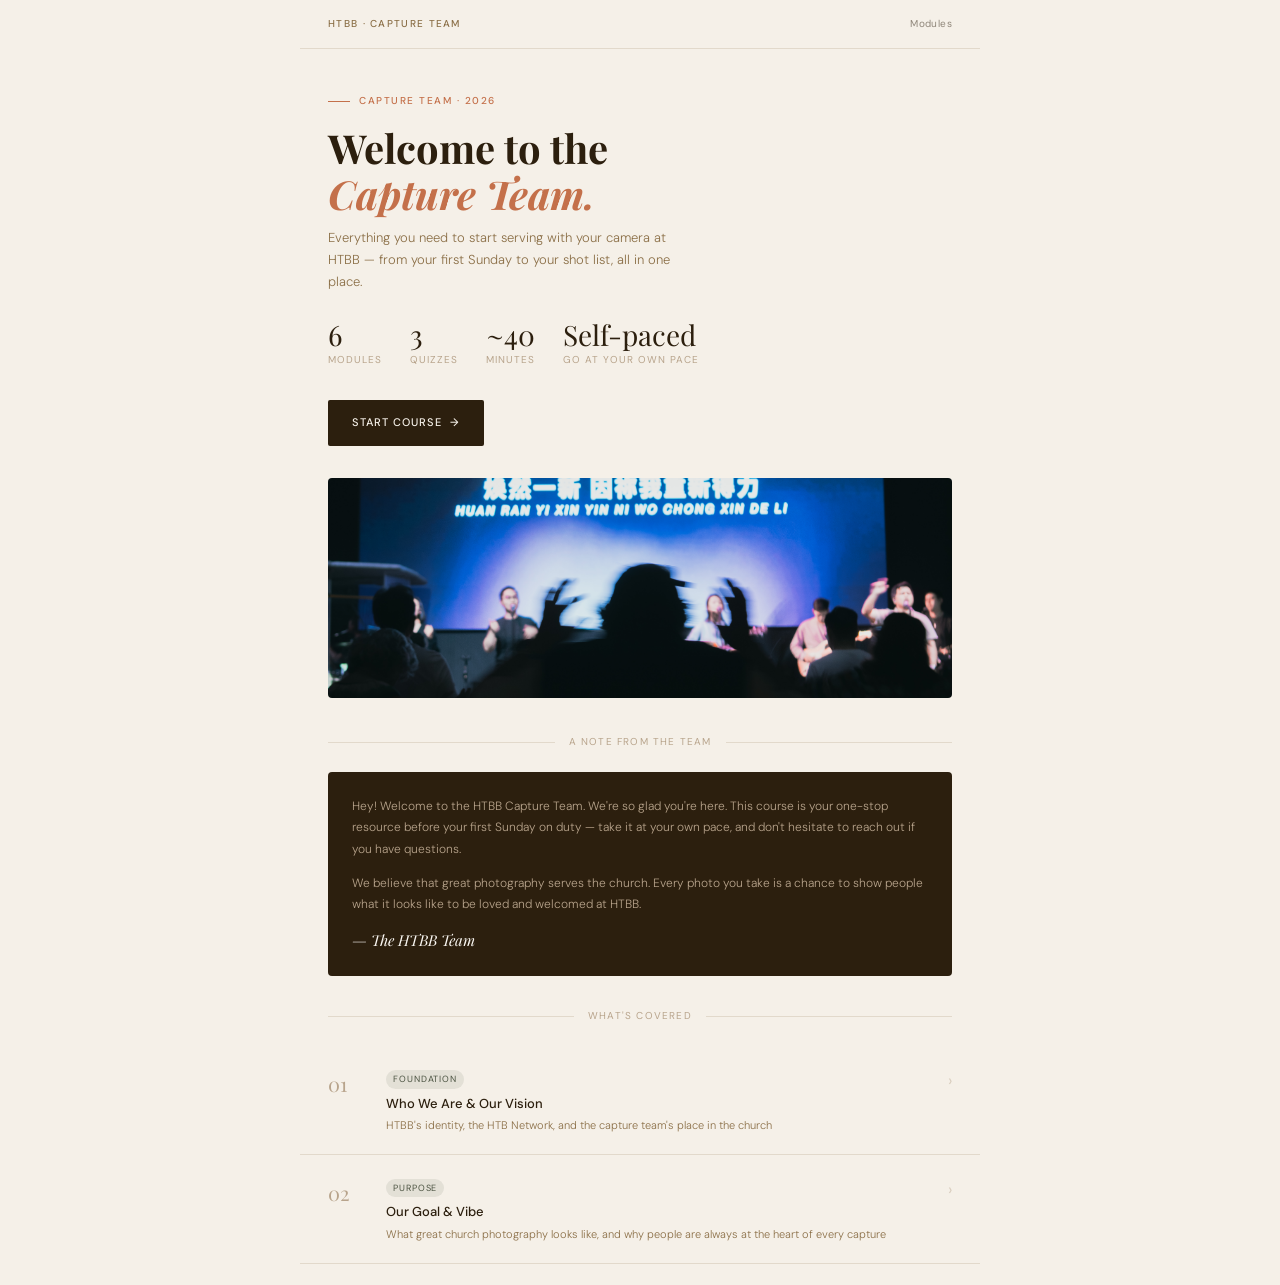
<file: index.html>
<!DOCTYPE html>
<html lang="en">
<head>
  <meta charset="UTF-8" />
  <meta http-equiv="refresh" content="0; url=CT_01_Homepage.html" />
  <title>HTBB Capture Team Onboarding</title>
</head>
<body>
  <p>Redirecting to the course...</p>
</body>
</html>
</file>
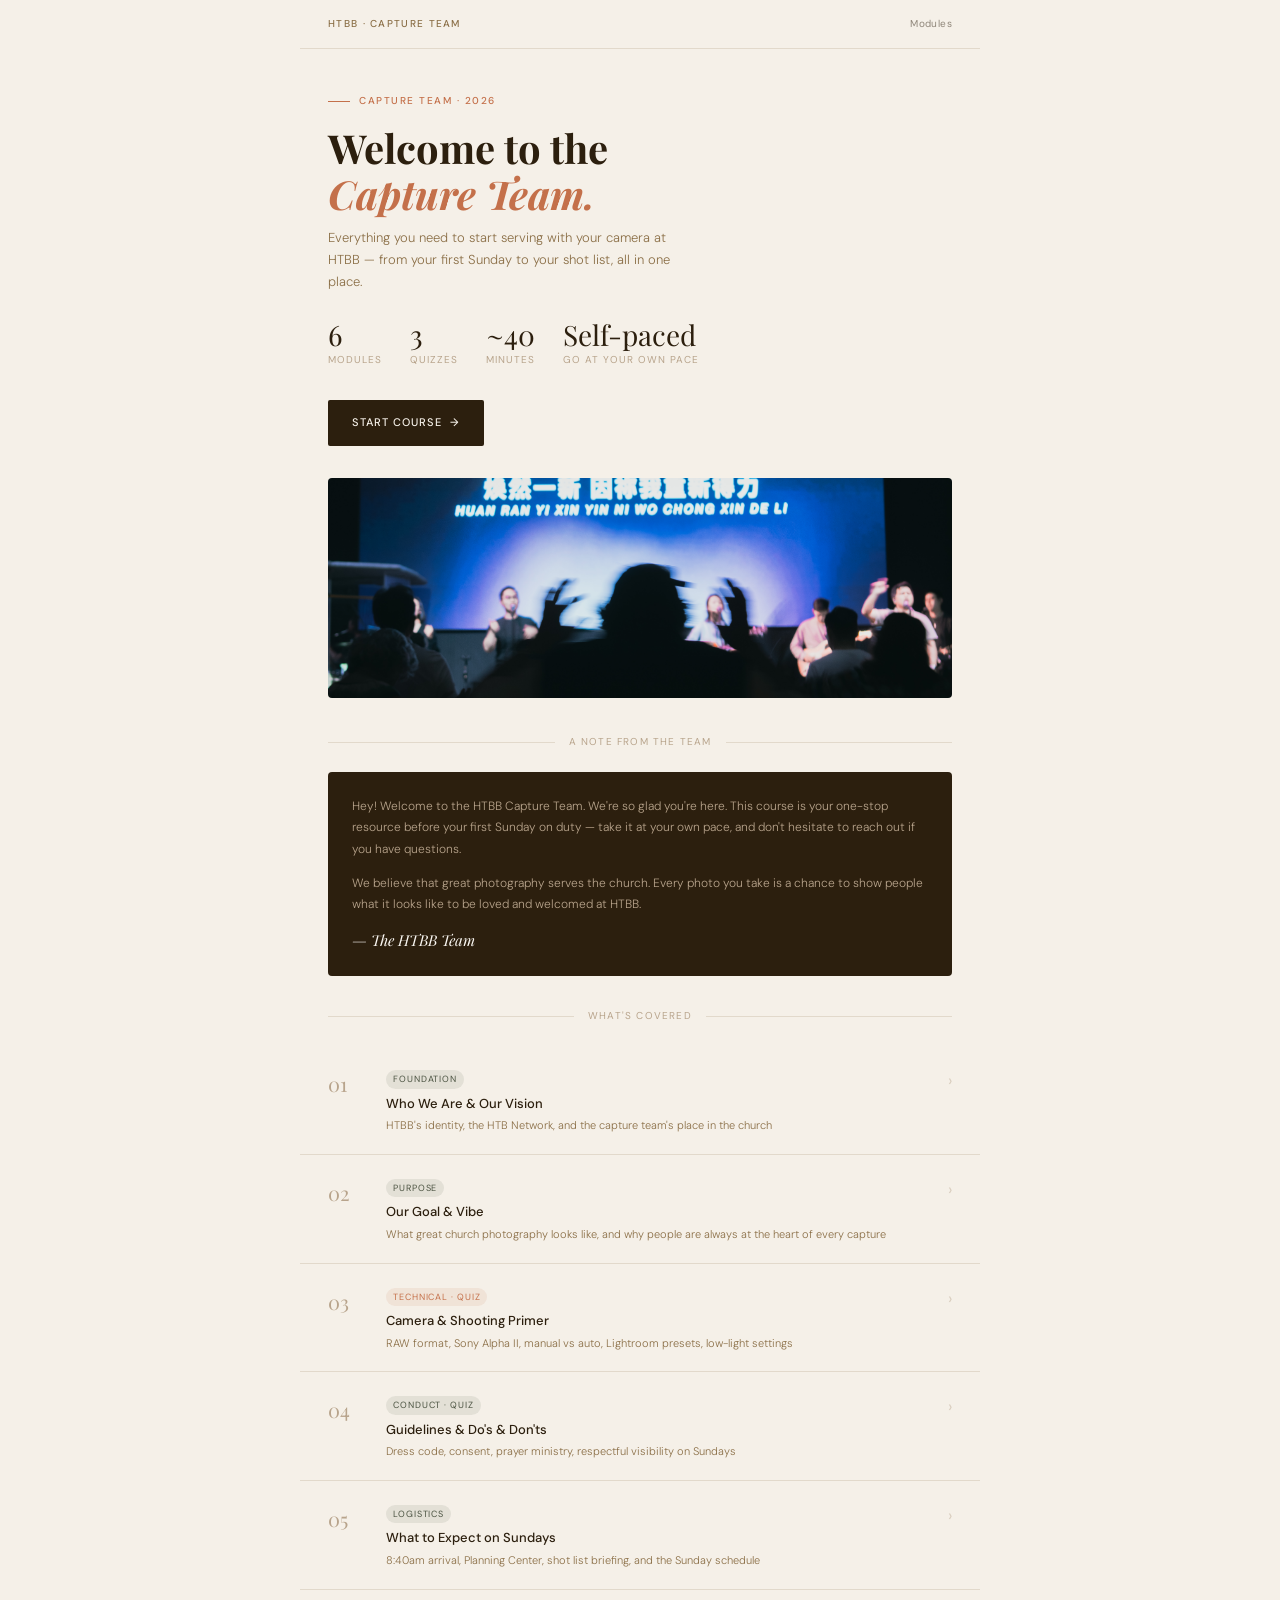
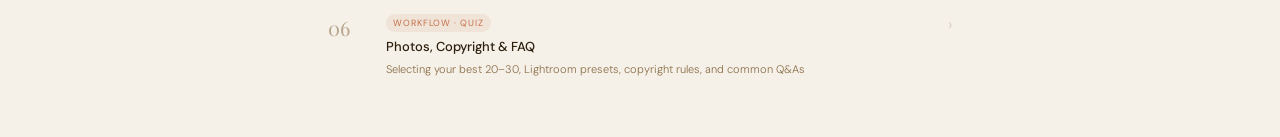
<file: CT_01_Homepage.html>
<!DOCTYPE html>
<html lang="en">
<head>
  <meta charset="UTF-8" />
  <meta name="viewport" content="width=device-width, initial-scale=1.0" />
  <title>HTBB Capture Team — Onboarding</title>
  <link rel="stylesheet" href="style.css" />
</head>
<body>

  <!-- NAV -->
  <nav class="site-nav">
    <span class="nav-logo">HTBB · Capture Team</span>
    <div class="nav-links">
      <a href="#modules">Modules</a>
    </div>
  </nav>

  <!-- HERO -->
  <div class="hero">
    <div class="eyebrow">
      <span class="eyebrow-line"></span>
      <span class="eyebrow-text">Capture Team · 2026</span>
    </div>
    <h1>Welcome to the<br><em>Capture Team.</em></h1>
    <p class="hero-sub">Everything you need to start serving with your camera at HTBB — from your first Sunday to your shot list, all in one place.</p>
    <div class="stat-row">
      <div>
        <div class="stat-num">6</div>
        <div class="stat-label">Modules</div>
      </div>
      <div>
        <div class="stat-num">3</div>
        <div class="stat-label">Quizzes</div>
      </div>
      <div>
        <div class="stat-num">~40</div>
        <div class="stat-label">Minutes</div>
      </div>
      <div>
        <div class="stat-num">Self-paced</div>
        <div class="stat-label">Go at your own pace</div>
      </div>
    </div>
    <a class="cta-btn" href="CT_02_Module1.html">Start Course &nbsp;→</a>
  </div>

 <img src="worship-image.jpg" alt="HTBB Capture Team" style="width:calc(100% - 56px);height:220px;object-fit:cover;margin:0 28px;border-radius:4px;display:block;">
  

  <!-- WELCOME NOTE -->
  <div class="divider" style="margin-top:36px">
    <span class="div-line"></span>
    <span class="div-text">A note from the team</span>
    <span class="div-line"></span>
  </div>

  <div class="welcome-block">
    <p>Hey! Welcome to the HTBB Capture Team. We're so glad you're here. This course is your one-stop resource before your first Sunday on duty — take it at your own pace, and don't hesitate to reach out if you have questions.</p>
    <p>We believe that great photography serves the church. Every photo you take is a chance to show people what it looks like to be loved and welcomed at HTBB.</p>
    <span class="welcome-sig">— The HTBB Team</span>
  </div>

  <!-- MODULES -->
  <div class="divider" id="modules">
    <span class="div-line"></span>
    <span class="div-text">What's covered</span>
    <span class="div-line"></span>
  </div>

  <div>
    <a class="module-card" href="CT_02_Module1.html">
      <span class="mc-num">01</span>
      <div>
        <span class="mc-tag">Foundation</span>
        <div class="mc-title">Who We Are &amp; Our Vision</div>
        <div class="mc-desc">HTBB's identity, the HTB Network, and the capture team's place in the church</div>
      </div>
      <span class="mc-arrow">›</span>
    </a>
    <a class="module-card" href="CT_03_Module2.html">
      <span class="mc-num">02</span>
      <div>
        <span class="mc-tag">Purpose</span>
        <div class="mc-title">Our Goal &amp; Vibe</div>
        <div class="mc-desc">What great church photography looks like, and why people are always at the heart of every capture</div>
      </div>
      <span class="mc-arrow">›</span>
    </a>
    <a class="module-card" href="CT_04_Module3.html">
      <span class="mc-num">03</span>
      <div>
        <span class="mc-tag mc-tag-tc">Technical · Quiz</span>
        <div class="mc-title">Camera &amp; Shooting Primer</div>
        <div class="mc-desc">RAW format, Sony Alpha II, manual vs auto, Lightroom presets, low-light settings</div>
      </div>
      <span class="mc-arrow">›</span>
    </a>
    <a class="module-card" href="CT_05_Module4.html">
      <span class="mc-num">04</span>
      <div>
        <span class="mc-tag">Conduct · Quiz</span>
        <div class="mc-title">Guidelines &amp; Do's &amp; Don'ts</div>
        <div class="mc-desc">Dress code, consent, prayer ministry, respectful visibility on Sundays</div>
      </div>
      <span class="mc-arrow">›</span>
    </a>
    <a class="module-card" href="CT_06_Module5.html">
      <span class="mc-num">05</span>
      <div>
        <span class="mc-tag">Logistics</span>
        <div class="mc-title">What to Expect on Sundays</div>
        <div class="mc-desc">8:40am arrival, Planning Center, shot list briefing, and the Sunday schedule</div>
      </div>
      <span class="mc-arrow">›</span>
    </a>
    <a class="module-card" href="CT_07_Module6.html">
      <span class="mc-num">06</span>
      <div>
        <span class="mc-tag mc-tag-tc">Workflow · Quiz</span>
        <div class="mc-title">Photos, Copyright &amp; FAQ</div>
        <div class="mc-desc">Selecting your best 20–30, Lightroom presets, copyright rules, and common Q&amp;As</div>
      </div>
      <span class="mc-arrow">›</span>
    </a>
  </div>

  <div style="height:40px"></div>

  <script src="script.js"></script>
</body>
</html>
</file>
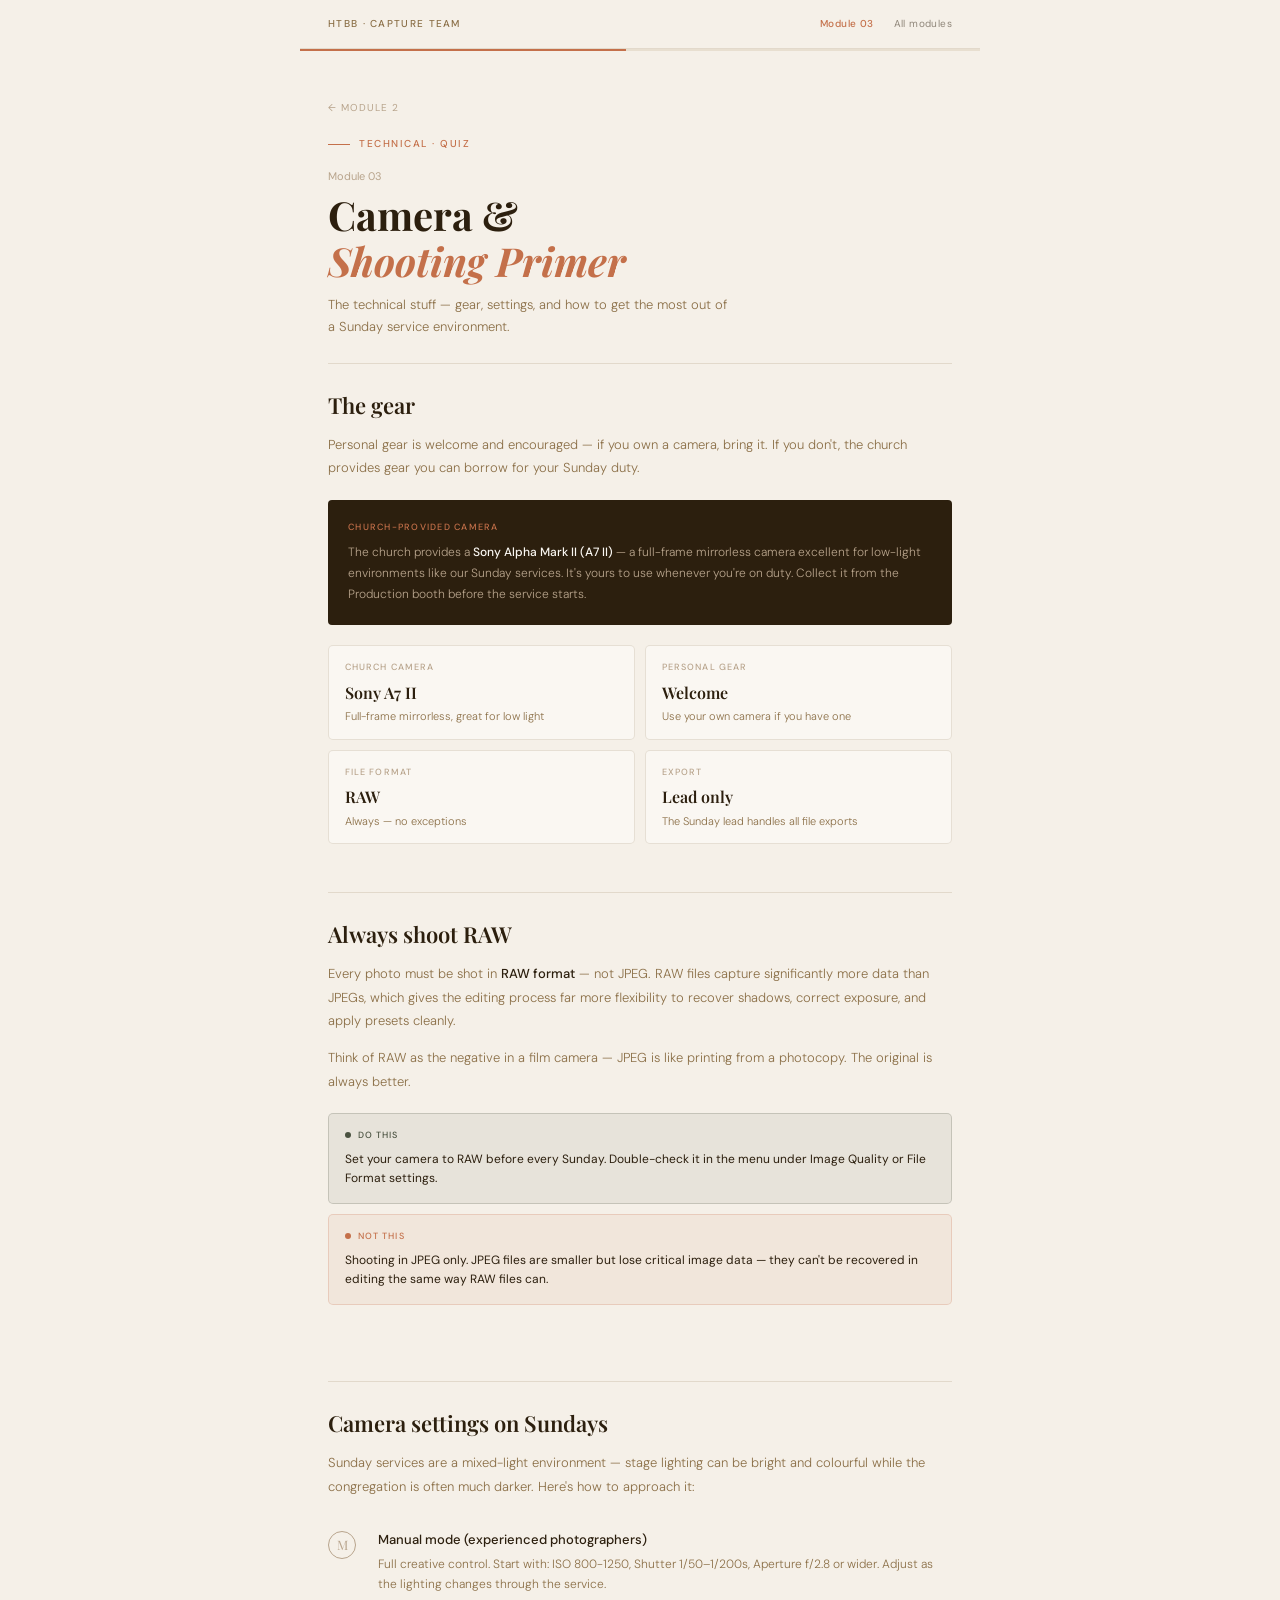
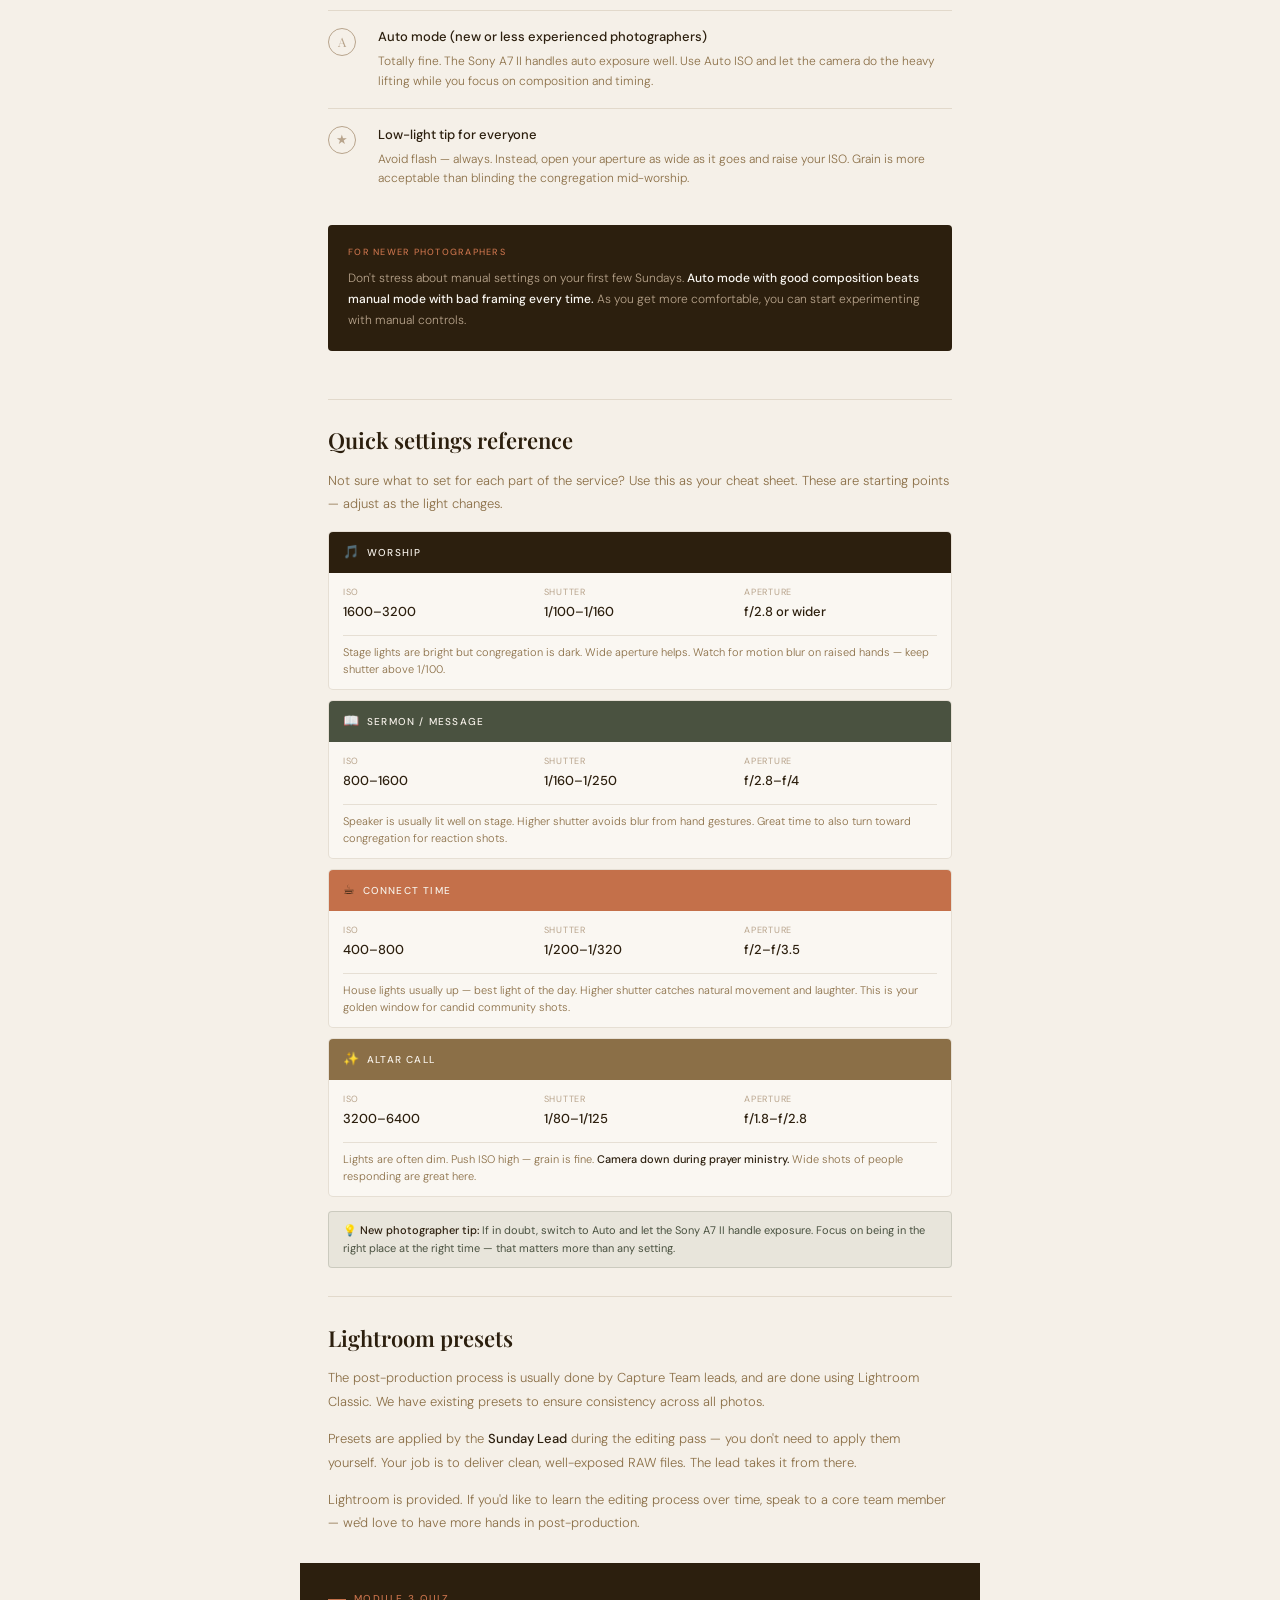
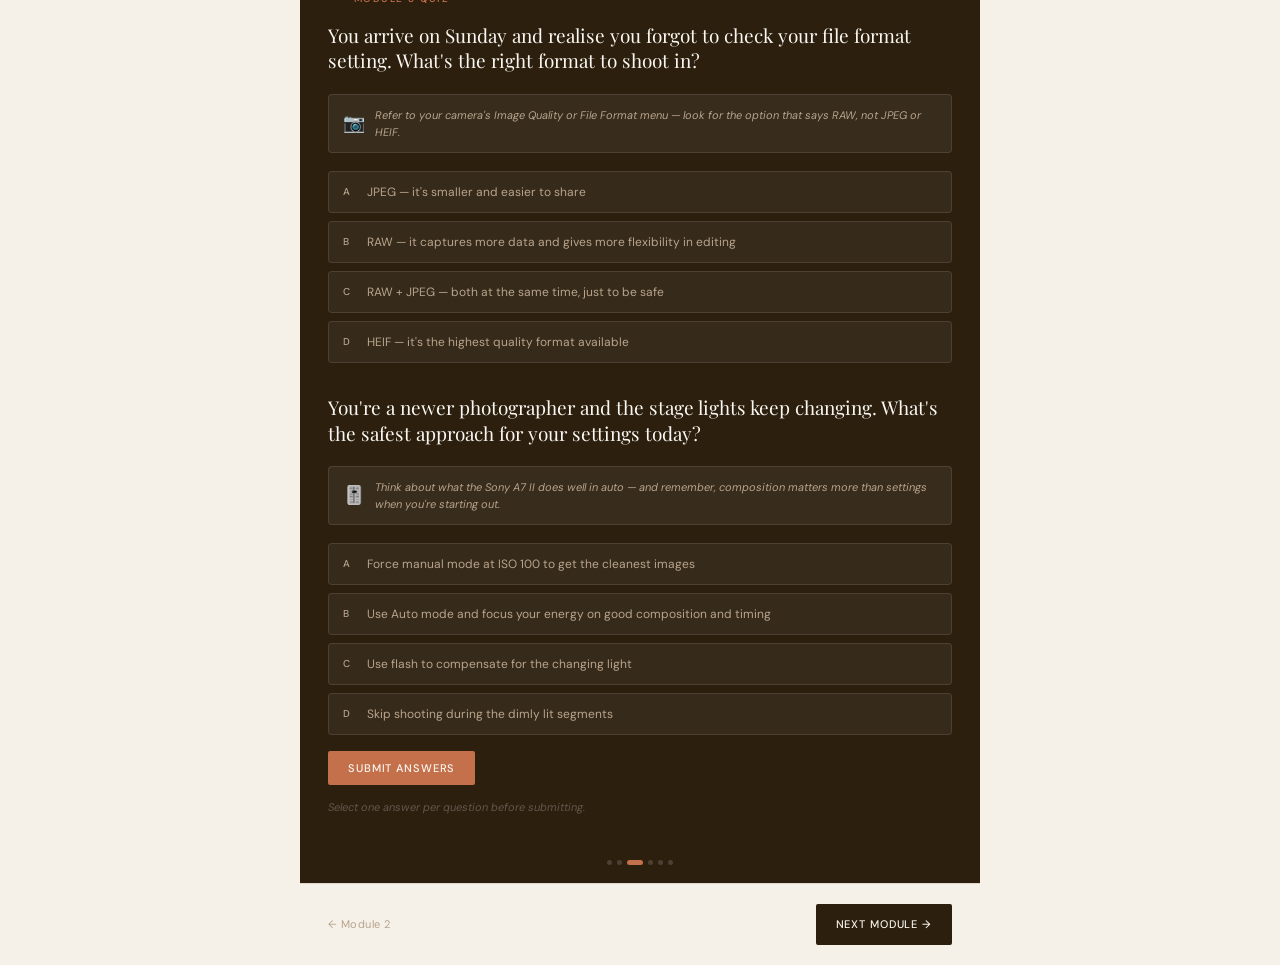
<file: CT_04_Module3.html>
<!DOCTYPE html>
<html lang="en">
<head>
  <meta charset="UTF-8" />
  <meta name="viewport" content="width=device-width, initial-scale=1.0" />
  <title>Module 3 — Camera &amp; Shooting Primer · HTBB Capture Team</title>
  <link rel="stylesheet" href="style.css" />
</head>
<body>

  <nav class="site-nav">
    <span class="nav-logo">HTBB · Capture Team</span>
    <div class="nav-links">
      <span class="nav-module">Module 03</span>
      <a href="CT_01_Homepage.html">All modules</a>
    </div>
  </nav>
  <div class="progress-bar"><div class="progress-fill" style="width:48%"></div></div>

  <!-- HEADER -->
  <div class="hero" style="padding-bottom:24px">
    <a href="CT_03_Module2.html" style="display:inline-flex;align-items:center;gap:6px;font-size:10px;letter-spacing:0.1em;text-transform:uppercase;color:var(--warm-mid);margin-bottom:20px;">← Module 2</a>
    <div class="eyebrow">
      <span class="eyebrow-line"></span>
      <span class="eyebrow-text">Technical · Quiz</span>
    </div>
    <div style="font-size:11px;color:var(--warm-mid);margin-bottom:6px;">Module 03</div>
    <h1>Camera &amp;<br><em>Shooting Primer</em></h1>
    <p style="font-size:13px;line-height:1.75;color:var(--warm-brown);font-weight:300;max-width:400px;margin-top:10px;">The technical stuff — gear, settings, and how to get the most out of a Sunday service environment.</p>
  </div>

  <div class="rule"></div>

  <!-- SECTION: GEAR -->
  <div class="section-content">
    <h2>The gear</h2>
    <p>Personal gear is welcome and encouraged — if you own a camera, bring it. If you don't, the church provides gear you can borrow for your Sunday duty.</p>

    <div class="callout">
      <div class="callout-label">Church-provided camera</div>
      <p>The church provides a <strong>Sony Alpha Mark II (A7 II)</strong> — a full-frame mirrorless camera excellent for low-light environments like our Sunday services. It's yours to use whenever you're on duty. Collect it from the Production booth before the service starts.</p>
    </div>

    <div class="spec-row">
      <div class="spec-card">
        <div class="spec-label">Church camera</div>
        <div class="spec-value">Sony A7 II</div>
        <div class="spec-note">Full-frame mirrorless, great for low light</div>
      </div>
      <div class="spec-card">
        <div class="spec-label">Personal gear</div>
        <div class="spec-value">Welcome</div>
        <div class="spec-note">Use your own camera if you have one</div>
      </div>
      <div class="spec-card">
        <div class="spec-label">File format</div>
        <div class="spec-value">RAW</div>
        <div class="spec-note">Always — no exceptions</div>
      </div>
      <div class="spec-card">
        <div class="spec-label">Export</div>
        <div class="spec-value">Lead only</div>
        <div class="spec-note">The Sunday lead handles all file exports</div>
      </div>
    </div>
  </div>

  <div class="rule"></div>

  <!-- SECTION: RAW FORMAT -->
  <div class="section-content">
    <h2>Always shoot RAW</h2>
    <p>Every photo must be shot in <strong>RAW format</strong> — not JPEG. RAW files capture significantly more data than JPEGs, which gives the editing process far more flexibility to recover shadows, correct exposure, and apply presets cleanly.</p>
    <p>Think of RAW as the negative in a film camera — JPEG is like printing from a photocopy. The original is always better.</p>

    <div class="dos-donts">
      <div class="card-do">
        <div class="card-label"><span class="dot-do"></span><span class="label-do">Do this</span></div>
        <div class="card-body">Set your camera to RAW before every Sunday. Double-check it in the menu under Image Quality or File Format settings.</div>
      </div>
      <div class="card-dont">
        <div class="card-label"><span class="dot-dont"></span><span class="label-dont">Not this</span></div>
        <div class="card-body">Shooting in JPEG only. JPEG files are smaller but lose critical image data — they can't be recovered in editing the same way RAW files can.</div>
      </div>
    </div>
  </div>


  <div class="rule" style="margin-top:28px"></div>

  <!-- SECTION: CAMERA SETTINGS -->
  <div class="section-content">
    <h2>Camera settings on Sundays</h2>
    <p>Sunday services are a mixed-light environment — stage lighting can be bright and colourful while the congregation is often much darker. Here's how to approach it:</p>

    <div class="step-list">
      <div class="step-item">
        <div class="step-num-circle">M</div>
        <div>
          <div class="step-body-title">Manual mode (experienced photographers)</div>
          <div class="step-body-desc">Full creative control. Start with: ISO 800-1250, Shutter 1/50–1/200s, Aperture f/2.8 or wider. Adjust as the lighting changes through the service.</div>
        </div>
      </div>
      <div class="step-item">
        <div class="step-num-circle">A</div>
        <div>
          <div class="step-body-title">Auto mode (new or less experienced photographers)</div>
          <div class="step-body-desc">Totally fine. The Sony A7 II handles auto exposure well. Use Auto ISO and let the camera do the heavy lifting while you focus on composition and timing.</div>
        </div>
      </div>
      <div class="step-item">
        <div class="step-num-circle">★</div>
        <div>
          <div class="step-body-title">Low-light tip for everyone</div>
          <div class="step-body-desc">Avoid flash — always. Instead, open your aperture as wide as it goes and raise your ISO. Grain is more acceptable than blinding the congregation mid-worship.</div>
        </div>
      </div>
    </div>

    <div class="callout">
      <div class="callout-label">For newer photographers</div>
      <p>Don't stress about manual settings on your first few Sundays. <strong>Auto mode with good composition beats manual mode with bad framing every time.</strong> As you get more comfortable, you can start experimenting with manual controls.</p>
    </div>
  </div>

  <div class="rule"></div>

  <!-- SECTION: SETTINGS REFERENCE CARD -->
  <div class="section-content">
    <h2>Quick settings reference</h2>
    <p>Not sure what to set for each part of the service? Use this as your cheat sheet. These are starting points — adjust as the light changes.</p>

    <div style="display:flex;flex-direction:column;gap:10px;margin-top:16px;">

      <div style="background:var(--off-white);border:0.5px solid var(--rule);border-radius:5px;overflow:hidden;">
        <div style="background:var(--dark-brown);padding:10px 14px;display:flex;align-items:center;gap:8px;">
          <span style="font-size:13px;">🎵</span>
          <span style="font-size:10px;font-weight:500;letter-spacing:0.12em;text-transform:uppercase;color:var(--cream);">Worship</span>
        </div>
        <div style="padding:12px 14px;display:grid;grid-template-columns:1fr 1fr 1fr;gap:8px;">
          <div><div style="font-size:9px;color:var(--warm-mid);text-transform:uppercase;letter-spacing:0.08em;margin-bottom:3px;">ISO</div><div style="font-size:13px;font-weight:500;color:var(--dark-brown);">1600–3200</div></div>
          <div><div style="font-size:9px;color:var(--warm-mid);text-transform:uppercase;letter-spacing:0.08em;margin-bottom:3px;">Shutter</div><div style="font-size:13px;font-weight:500;color:var(--dark-brown);">1/100–1/160</div></div>
          <div><div style="font-size:9px;color:var(--warm-mid);text-transform:uppercase;letter-spacing:0.08em;margin-bottom:3px;">Aperture</div><div style="font-size:13px;font-weight:500;color:var(--dark-brown);">f/2.8 or wider</div></div>
          <div style="grid-column:1/-1;border-top:0.5px solid var(--rule);padding-top:8px;margin-top:4px;font-size:11px;color:var(--warm-brown);font-weight:300;line-height:1.5;">Stage lights are bright but congregation is dark. Wide aperture helps. Watch for motion blur on raised hands — keep shutter above 1/100.</div>
        </div>
      </div>

      <div style="background:var(--off-white);border:0.5px solid var(--rule);border-radius:5px;overflow:hidden;">
        <div style="background:var(--moss);padding:10px 14px;display:flex;align-items:center;gap:8px;">
          <span style="font-size:13px;">📖</span>
          <span style="font-size:10px;font-weight:500;letter-spacing:0.12em;text-transform:uppercase;color:var(--cream);">Sermon / Message</span>
        </div>
        <div style="padding:12px 14px;display:grid;grid-template-columns:1fr 1fr 1fr;gap:8px;">
          <div><div style="font-size:9px;color:var(--warm-mid);text-transform:uppercase;letter-spacing:0.08em;margin-bottom:3px;">ISO</div><div style="font-size:13px;font-weight:500;color:var(--dark-brown);">800–1600</div></div>
          <div><div style="font-size:9px;color:var(--warm-mid);text-transform:uppercase;letter-spacing:0.08em;margin-bottom:3px;">Shutter</div><div style="font-size:13px;font-weight:500;color:var(--dark-brown);">1/160–1/250</div></div>
          <div><div style="font-size:9px;color:var(--warm-mid);text-transform:uppercase;letter-spacing:0.08em;margin-bottom:3px;">Aperture</div><div style="font-size:13px;font-weight:500;color:var(--dark-brown);">f/2.8–f/4</div></div>
          <div style="grid-column:1/-1;border-top:0.5px solid var(--rule);padding-top:8px;margin-top:4px;font-size:11px;color:var(--warm-brown);font-weight:300;line-height:1.5;">Speaker is usually lit well on stage. Higher shutter avoids blur from hand gestures. Great time to also turn toward congregation for reaction shots.</div>
        </div>
      </div>

      <div style="background:var(--off-white);border:0.5px solid var(--rule);border-radius:5px;overflow:hidden;">
        <div style="background:var(--terracotta);padding:10px 14px;display:flex;align-items:center;gap:8px;">
          <span style="font-size:13px;">☕</span>
          <span style="font-size:10px;font-weight:500;letter-spacing:0.12em;text-transform:uppercase;color:var(--cream);">Connect Time</span>
        </div>
        <div style="padding:12px 14px;display:grid;grid-template-columns:1fr 1fr 1fr;gap:8px;">
          <div><div style="font-size:9px;color:var(--warm-mid);text-transform:uppercase;letter-spacing:0.08em;margin-bottom:3px;">ISO</div><div style="font-size:13px;font-weight:500;color:var(--dark-brown);">400–800</div></div>
          <div><div style="font-size:9px;color:var(--warm-mid);text-transform:uppercase;letter-spacing:0.08em;margin-bottom:3px;">Shutter</div><div style="font-size:13px;font-weight:500;color:var(--dark-brown);">1/200–1/320</div></div>
          <div><div style="font-size:9px;color:var(--warm-mid);text-transform:uppercase;letter-spacing:0.08em;margin-bottom:3px;">Aperture</div><div style="font-size:13px;font-weight:500;color:var(--dark-brown);">f/2–f/3.5</div></div>
          <div style="grid-column:1/-1;border-top:0.5px solid var(--rule);padding-top:8px;margin-top:4px;font-size:11px;color:var(--warm-brown);font-weight:300;line-height:1.5;">House lights usually up — best light of the day. Higher shutter catches natural movement and laughter. This is your golden window for candid community shots.</div>
        </div>
      </div>

      <div style="background:var(--off-white);border:0.5px solid var(--rule);border-radius:5px;overflow:hidden;">
        <div style="background:var(--warm-brown);padding:10px 14px;display:flex;align-items:center;gap:8px;">
          <span style="font-size:13px;">✨</span>
          <span style="font-size:10px;font-weight:500;letter-spacing:0.12em;text-transform:uppercase;color:var(--cream);">Altar Call</span>
        </div>
        <div style="padding:12px 14px;display:grid;grid-template-columns:1fr 1fr 1fr;gap:8px;">
          <div><div style="font-size:9px;color:var(--warm-mid);text-transform:uppercase;letter-spacing:0.08em;margin-bottom:3px;">ISO</div><div style="font-size:13px;font-weight:500;color:var(--dark-brown);">3200–6400</div></div>
          <div><div style="font-size:9px;color:var(--warm-mid);text-transform:uppercase;letter-spacing:0.08em;margin-bottom:3px;">Shutter</div><div style="font-size:13px;font-weight:500;color:var(--dark-brown);">1/80–1/125</div></div>
          <div><div style="font-size:9px;color:var(--warm-mid);text-transform:uppercase;letter-spacing:0.08em;margin-bottom:3px;">Aperture</div><div style="font-size:13px;font-weight:500;color:var(--dark-brown);">f/1.8–f/2.8</div></div>
          <div style="grid-column:1/-1;border-top:0.5px solid var(--rule);padding-top:8px;margin-top:4px;font-size:11px;color:var(--warm-brown);font-weight:300;line-height:1.5;">Lights are often dim. Push ISO high — grain is fine. <strong style="color:var(--dark-brown);">Camera down during prayer ministry.</strong> Wide shots of people responding are great here.</div>
        </div>
      </div>

    </div>

    <div style="margin-top:14px;padding:10px 14px;background:rgba(74,82,64,0.07);border-radius:4px;border:0.5px solid rgba(74,82,64,0.18);">
      <div style="font-size:11px;color:var(--moss);line-height:1.6;">💡 <strong>New photographer tip:</strong> If in doubt, switch to Auto and let the Sony A7 II handle exposure. Focus on being in the right place at the right time — that matters more than any setting.</div>
    </div>
  </div>

  <div class="rule"></div>

  <!-- SECTION: LIGHTROOM PRESETS -->
  <div class="section-content">
    <h2>Lightroom presets</h2>
    <p>The post-production process is usually done by Capture Team leads, and are done using Lightroom Classic. We have existing presets to ensure consistency across all photos.</p>

    <p>Presets are applied by the <strong>Sunday Lead</strong> during the editing pass — you don't need to apply them yourself. Your job is to deliver clean, well-exposed RAW files. The lead takes it from there.</p>
    <p>Lightroom is provided. If you'd like to learn the editing process over time, speak to a core team member — we'd love to have more hands in post-production.</p>
  </div>

  <!-- QUIZ -->
  <div class="quiz-block" id="quiz-3">
    <div class="quiz-eyebrow">
      <span class="quiz-ey-line"></span>
      <span class="quiz-ey-text">Module 3 Quiz</span>
    </div>

    <!-- Q1 -->
    <div style="margin-bottom:32px">
      <div class="quiz-question">You arrive on Sunday and realise you forgot to check your file format setting. What's the right format to shoot in?</div>
      <div class="quiz-img-ref">
        <span class="quiz-img-ref-icon">📷</span>
        <span class="quiz-img-ref-text">Refer to your camera's Image Quality or File Format menu — look for the option that says RAW, not JPEG or HEIF.</span>
      </div>
      <div class="quiz-options" id="q3-1-opts">
        <button class="quiz-opt"><span class="opt-letter">A</span><span>JPEG — it's smaller and easier to share</span></button>
        <button class="quiz-opt"><span class="opt-letter">B</span><span>RAW — it captures more data and gives more flexibility in editing</span></button>
        <button class="quiz-opt"><span class="opt-letter">C</span><span>RAW + JPEG — both at the same time, just to be safe</span></button>
        <button class="quiz-opt"><span class="opt-letter">D</span><span>HEIF — it's the highest quality format available</span></button>
      </div>
      <div class="quiz-feedback" id="q3-1-fb"></div>
    </div>

    <!-- Q2 -->
    <div>
      <div class="quiz-question">You're a newer photographer and the stage lights keep changing. What's the safest approach for your settings today?</div>
      <div class="quiz-img-ref">
        <span class="quiz-img-ref-icon">🎚️</span>
        <span class="quiz-img-ref-text">Think about what the Sony A7 II does well in auto — and remember, composition matters more than settings when you're starting out.</span>
      </div>
      <div class="quiz-options" id="q3-2-opts">
        <button class="quiz-opt"><span class="opt-letter">A</span><span>Force manual mode at ISO 100 to get the cleanest images</span></button>
        <button class="quiz-opt"><span class="opt-letter">B</span><span>Use Auto mode and focus your energy on good composition and timing</span></button>
        <button class="quiz-opt"><span class="opt-letter">C</span><span>Use flash to compensate for the changing light</span></button>
        <button class="quiz-opt"><span class="opt-letter">D</span><span>Skip shooting during the dimly lit segments</span></button>
      </div>
      <div class="quiz-feedback" id="q3-2-fb"></div>
    </div>

    <div class="quiz-submit-row">
      <button class="quiz-submit-btn" id="q3-submit">Submit answers</button>
    </div>
    <p class="quiz-hint">Select one answer per question before submitting.</p>
  </div>

  <!-- DOTS + FOOTER -->
  <div class="mod-dots" style="background:var(--dark-brown);padding-bottom:18px;">
    <span class="mod-dot done"></span>
    <span class="mod-dot done"></span>
    <span class="mod-dot active"></span>
    <span class="mod-dot"></span>
    <span class="mod-dot"></span>
    <span class="mod-dot"></span>
  </div>

  <div class="mod-footer">
    <a class="btn-prev" href="CT_03_Module2.html">← Module 2</a>
    <a class="btn-next" href="CT_05_Module4.html" id="next-btn">Next module →</a>
  </div>

  <script src="script.js"></script>
  <script>
    document.addEventListener('DOMContentLoaded', () => {
      updateDots(3);

      // Q1: correct = B (index 1)
      const q1opts = document.querySelectorAll('#q3-1-opts .quiz-opt');
      const q2opts = document.querySelectorAll('#q3-2-opts .quiz-opt');
      let sel1 = null, sel2 = null;

      q1opts.forEach((o,i) => o.addEventListener('click', () => { q1opts.forEach(x=>x.classList.remove('selected')); o.classList.add('selected'); sel1=i; }));
      q2opts.forEach((o,i) => o.addEventListener('click', () => { q2opts.forEach(x=>x.classList.remove('selected')); o.classList.add('selected'); sel2=i; }));

      document.getElementById('q3-submit').addEventListener('click', () => {
        if (sel1 === null || sel2 === null) { alert('Please answer both questions first.'); return; }

        // Reveal Q1
        q1opts.forEach((o,i) => {
          o.disabled = true; o.style.cursor='default';
          if (i===1) o.classList.add('correct');
          else if (i===sel1 && sel1!==1) o.classList.add('wrong');
          o.classList.remove('selected');
        });
        const fb1 = document.getElementById('q3-1-fb');
        fb1.style.display='block';
        if (sel1===1) { fb1.className='quiz-feedback correct-fb'; fb1.textContent='Correct! RAW format preserves the most image data and gives the editing team far more flexibility. Always check this before your first shot of the day.'; }
        else { fb1.className='quiz-feedback wrong-fb'; fb1.textContent='The correct answer is RAW. JPEG files discard a lot of data the moment they\'re saved — RAW keeps everything the sensor captured, which is essential for quality editing.'; }

        // Reveal Q2
        q2opts.forEach((o,i) => {
          o.disabled = true; o.style.cursor='default';
          if (i===1) o.classList.add('correct');
          else if (i===sel2 && sel2!==1) o.classList.add('wrong');
          o.classList.remove('selected');
        });
        const fb2 = document.getElementById('q3-2-fb');
        fb2.style.display='block';
        if (sel2===1) { fb2.className='quiz-feedback correct-fb'; fb2.textContent='Exactly right. Auto mode on the Sony A7 II handles exposure well. When you\'re starting out, a well-composed shot in auto beats a poorly composed one in manual every time.'; }
        else { fb2.className='quiz-feedback wrong-fb'; fb2.textContent='The correct answer is B — use Auto mode. Flash is never used at HTBB services, and skipping shots defeats the purpose of being on duty. Let the camera handle exposure while you focus on the moment.'; }

        document.getElementById('q3-submit').style.display='none';
      });

      document.getElementById('next-btn').addEventListener('click', (e) => {
        e.preventDefault(); markComplete(3); window.location.href='CT_05_Module4.html';
      });
    });
  </script>
</body>
</html>
</file>
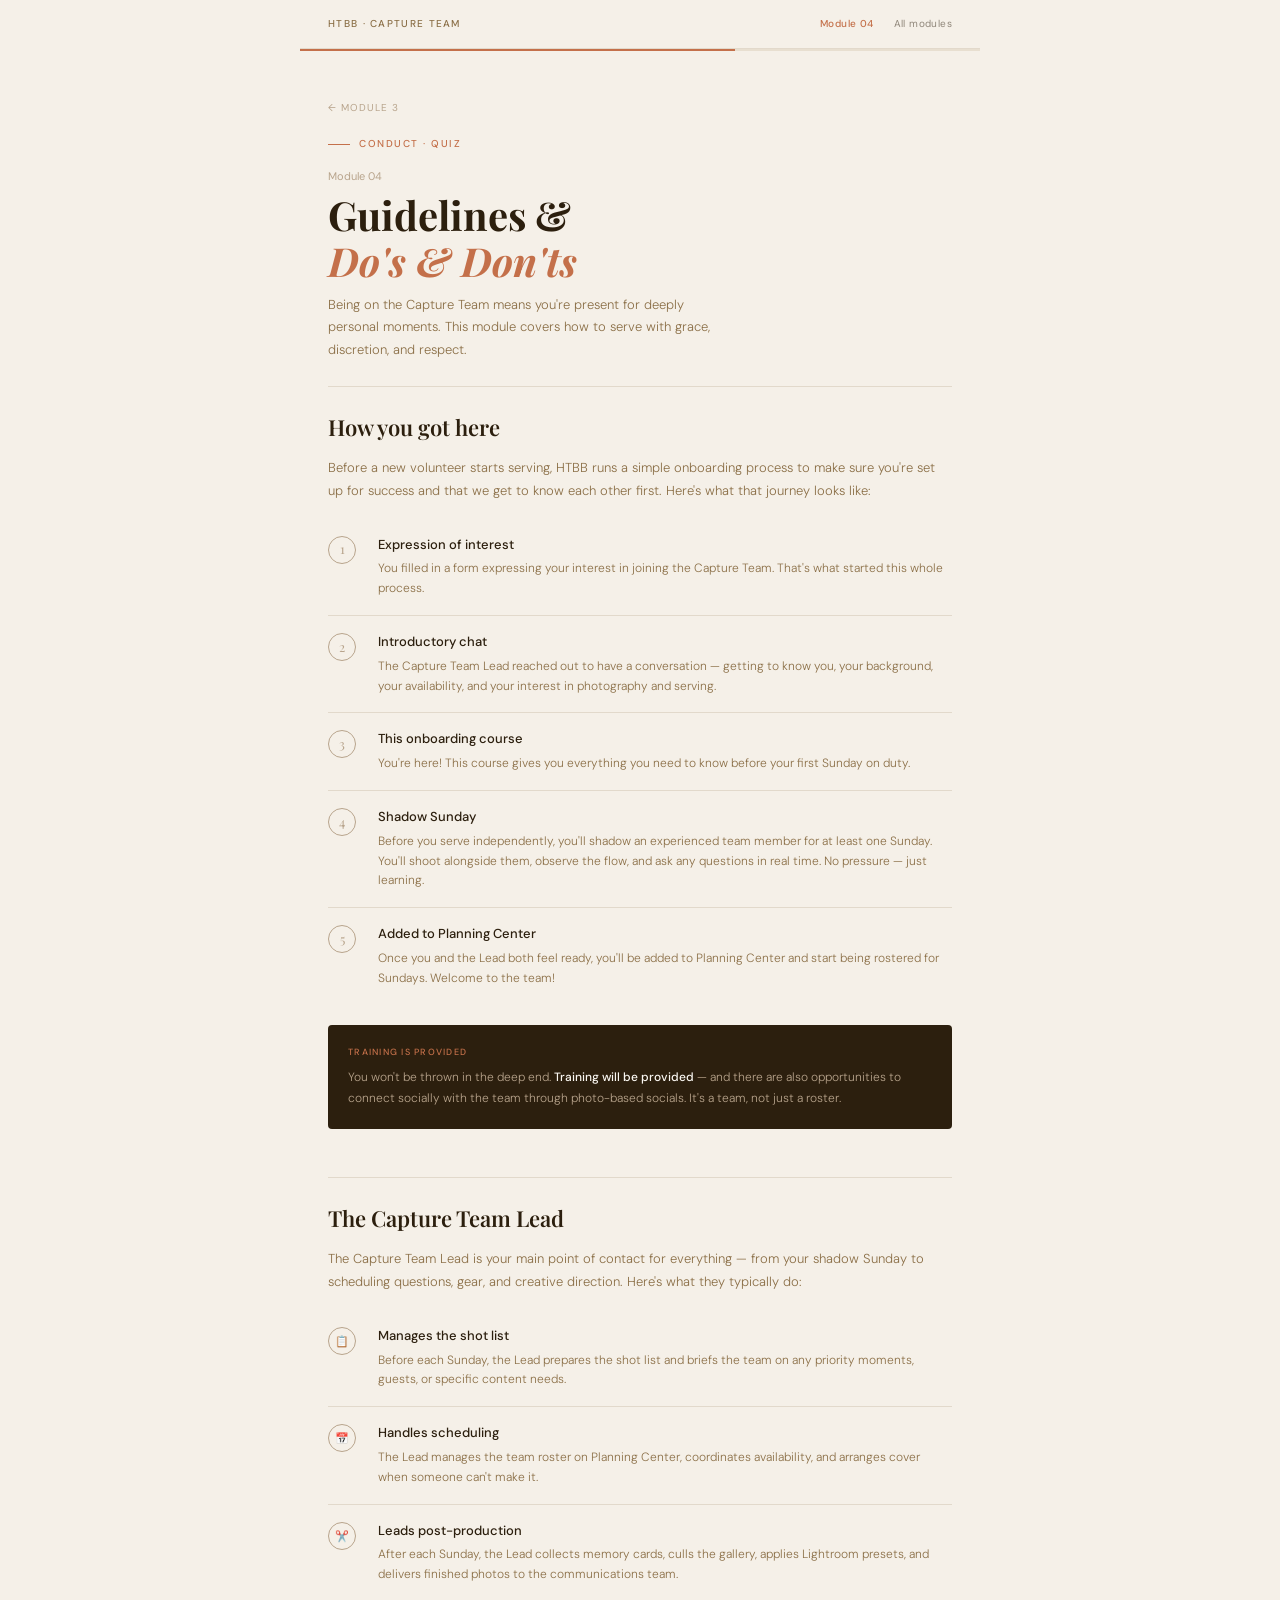
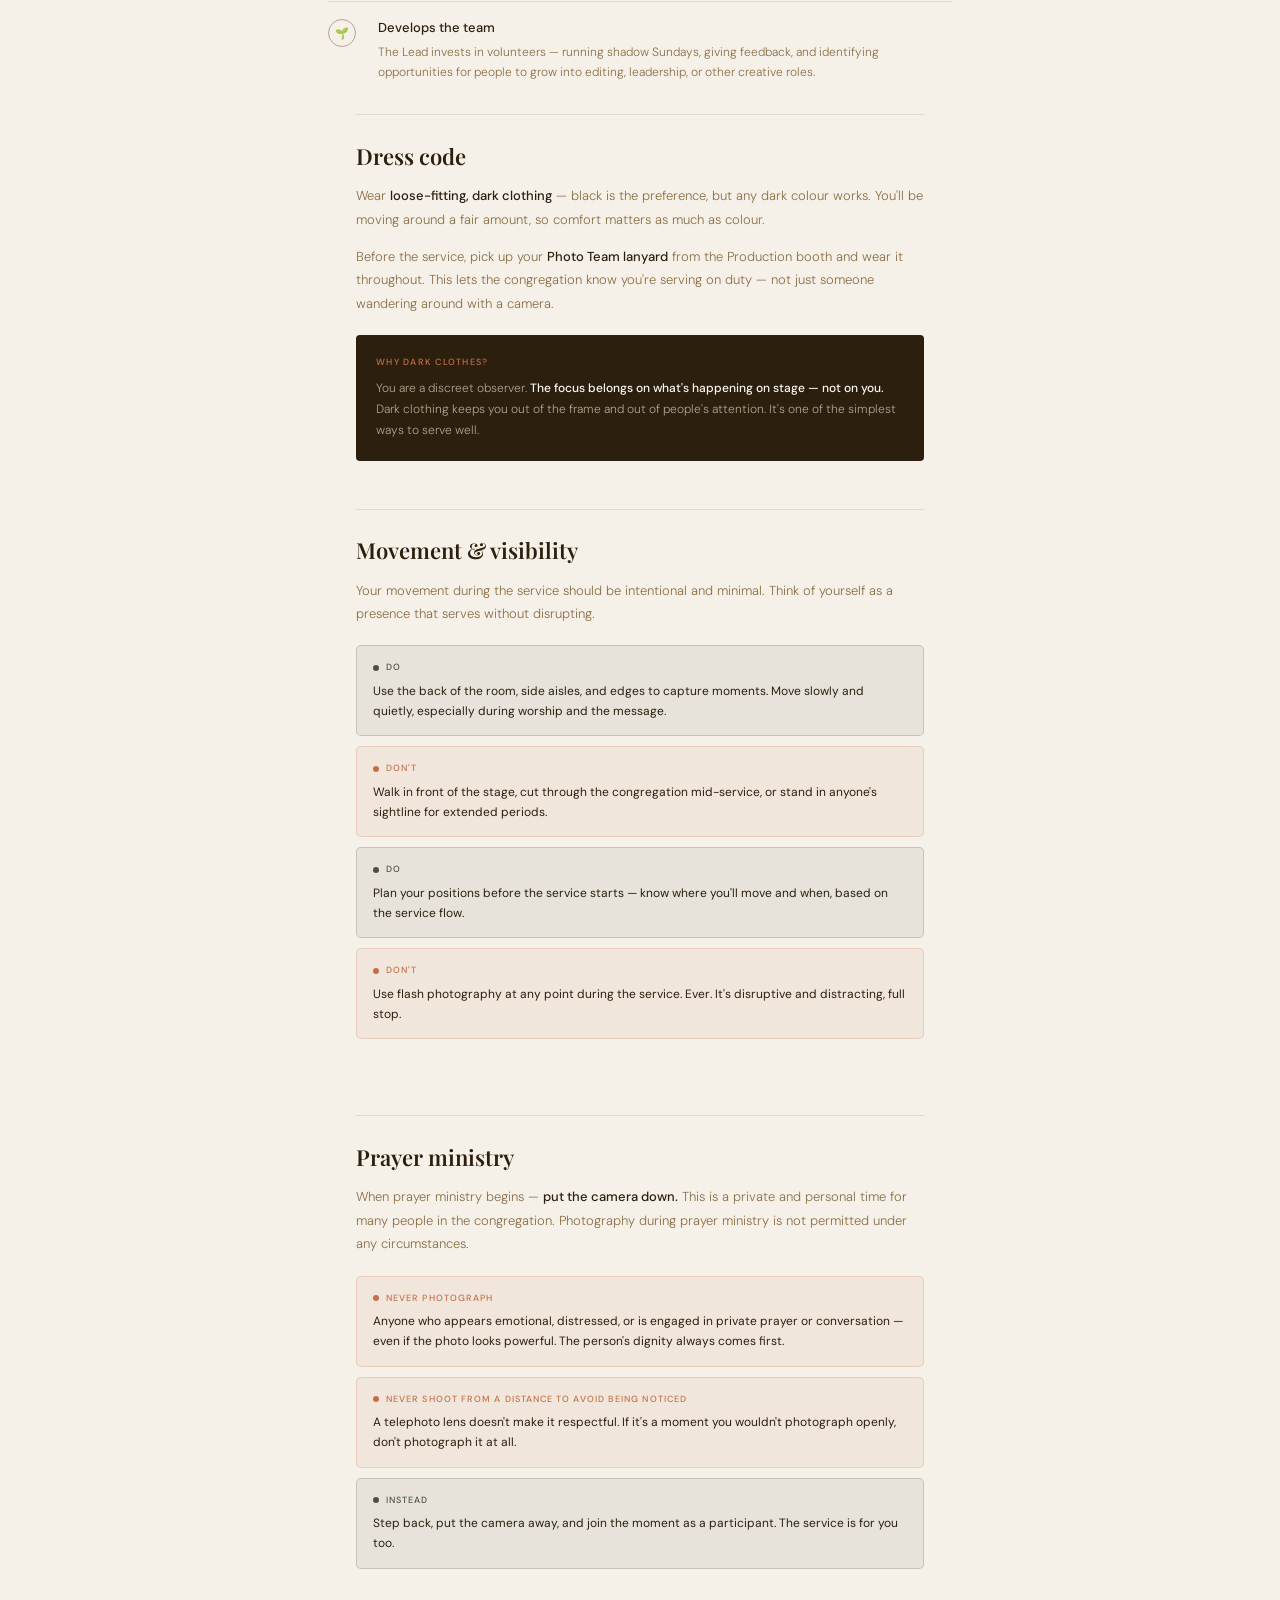
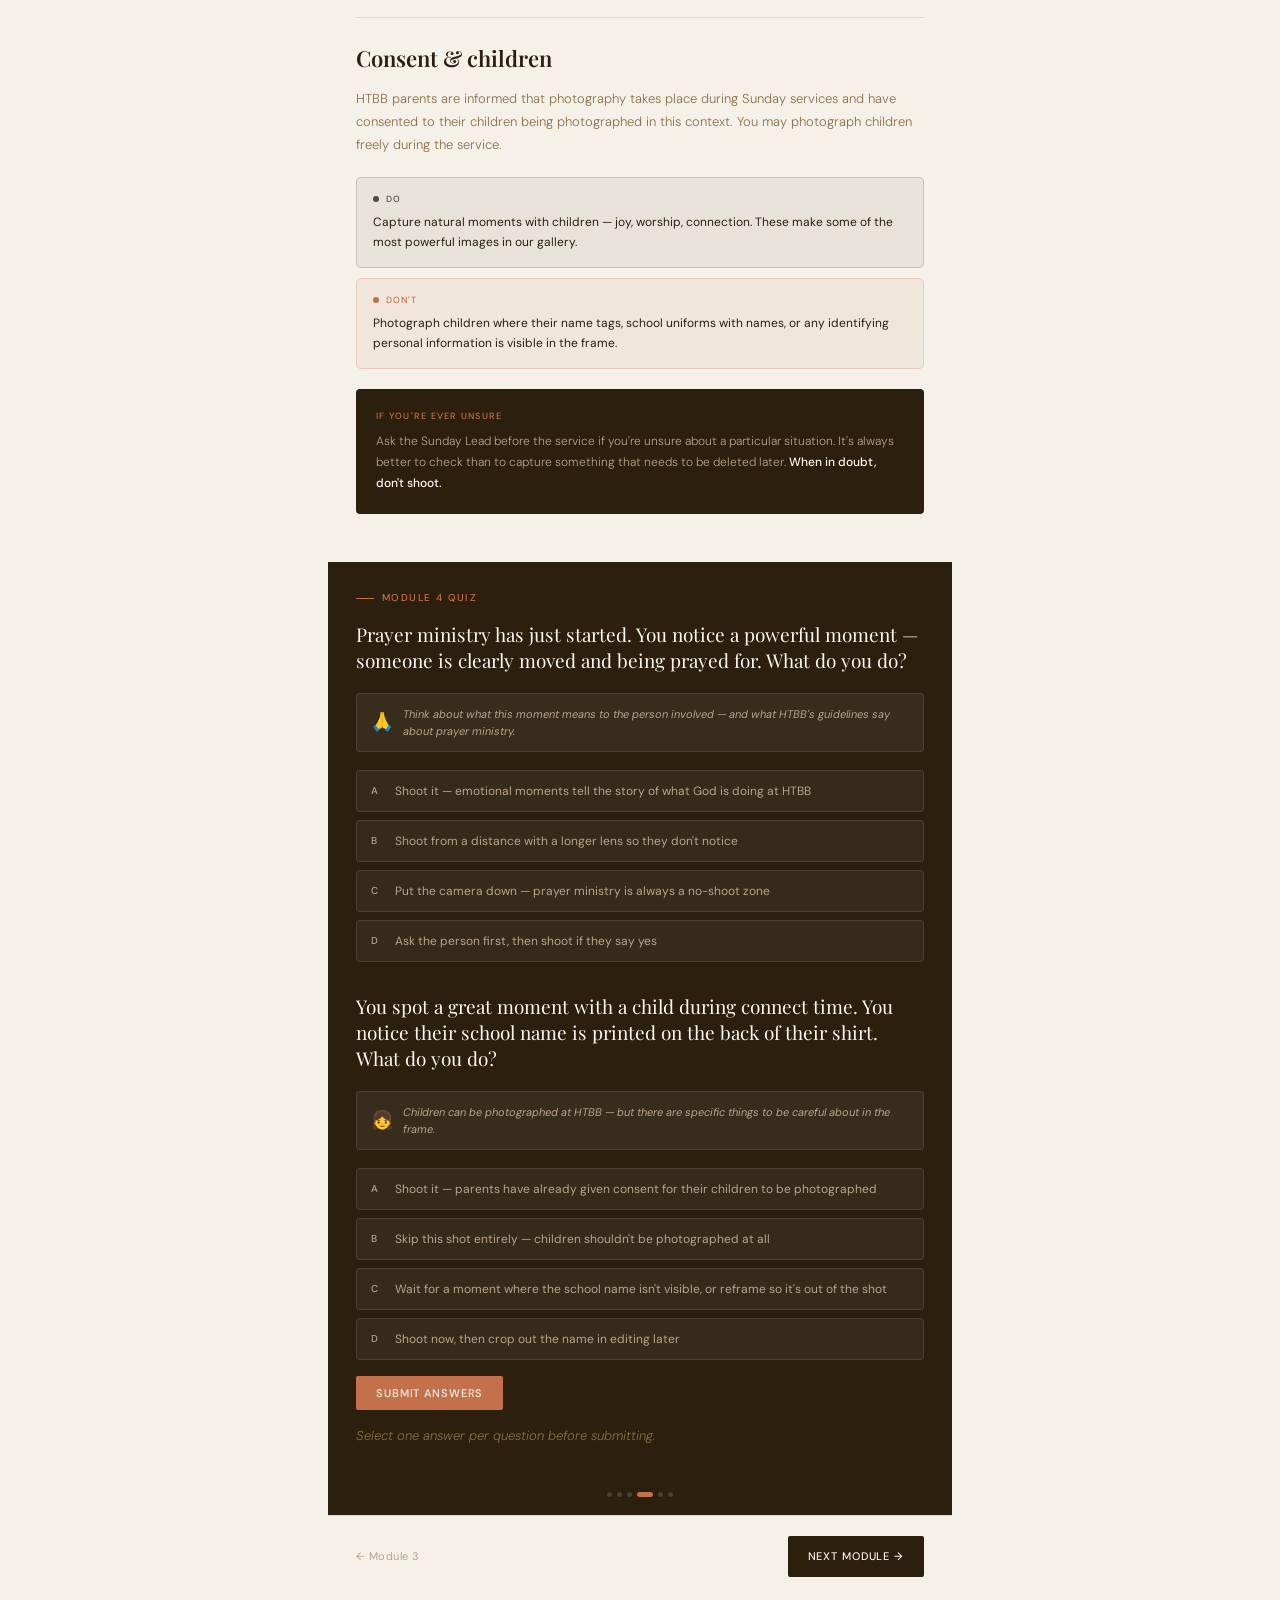
<file: CT_05_Module4.html>
<!DOCTYPE html>
<html lang="en">
<head>
  <meta charset="UTF-8" />
  <meta name="viewport" content="width=device-width, initial-scale=1.0" />
  <title>Module 4 — Guidelines &amp; Do's &amp; Don'ts · HTBB Capture Team</title>
  <link rel="stylesheet" href="style.css" />
</head>
<body>

  <nav class="site-nav">
    <span class="nav-logo">HTBB · Capture Team</span>
    <div class="nav-links">
      <span class="nav-module">Module 04</span>
      <a href="CT_01_Homepage.html">All modules</a>
    </div>
  </nav>
  <div class="progress-bar"><div class="progress-fill" style="width:64%"></div></div>

  <!-- HEADER -->
  <div class="hero" style="padding-bottom:24px">
    <a href="CT_04_Module3.html" style="display:inline-flex;align-items:center;gap:6px;font-size:10px;letter-spacing:0.1em;text-transform:uppercase;color:var(--warm-mid);margin-bottom:20px;">← Module 3</a>
    <div class="eyebrow">
      <span class="eyebrow-line"></span>
      <span class="eyebrow-text">Conduct · Quiz</span>
    </div>
    <div style="font-size:11px;color:var(--warm-mid);margin-bottom:6px;">Module 04</div>
    <h1>Guidelines &amp;<br><em>Do's &amp; Don'ts</em></h1>
    <p style="font-size:13px;line-height:1.75;color:var(--warm-brown);font-weight:300;max-width:400px;margin-top:10px;">Being on the Capture Team means you're present for deeply personal moments. This module covers how to serve with grace, discretion, and respect.</p>
  </div>

  <div class="rule"></div>

  <!-- SECTION: ONBOARDING PROCESS -->
  <div class="section-content">
    <h2>How you got here</h2>
    <p>Before a new volunteer starts serving, HTBB runs a simple onboarding process to make sure you're set up for success and that we get to know each other first. Here's what that journey looks like:</p>

    <div class="step-list">
      <div class="step-item">
        <div class="step-num-circle">1</div>
        <div>
          <div class="step-body-title">Expression of interest</div>
          <div class="step-body-desc">You filled in a form expressing your interest in joining the Capture Team. That's what started this whole process.</div>
        </div>
      </div>
      <div class="step-item">
        <div class="step-num-circle">2</div>
        <div>
          <div class="step-body-title">Introductory chat</div>
          <div class="step-body-desc">The Capture Team Lead reached out to have a conversation — getting to know you, your background, your availability, and your interest in photography and serving.</div>
        </div>
      </div>
      <div class="step-item">
        <div class="step-num-circle">3</div>
        <div>
          <div class="step-body-title">This onboarding course</div>
          <div class="step-body-desc">You're here! This course gives you everything you need to know before your first Sunday on duty.</div>
        </div>
      </div>
      <div class="step-item">
        <div class="step-num-circle">4</div>
        <div>
          <div class="step-body-title">Shadow Sunday</div>
          <div class="step-body-desc">Before you serve independently, you'll shadow an experienced team member for at least one Sunday. You'll shoot alongside them, observe the flow, and ask any questions in real time. No pressure — just learning.</div>
        </div>
      </div>
      <div class="step-item">
        <div class="step-num-circle">5</div>
        <div>
          <div class="step-body-title">Added to Planning Center</div>
          <div class="step-body-desc">Once you and the Lead both feel ready, you'll be added to Planning Center and start being rostered for Sundays. Welcome to the team!</div>
        </div>
      </div>
    </div>

    <div class="callout">
      <div class="callout-label">Training is provided</div>
      <p>You won't be thrown in the deep end. <strong>Training will be provided</strong> — and there are also opportunities to connect socially with the team through photo-based socials. It's a team, not just a roster.</p>
    </div>
  </div>

  <div class="rule"></div>

  <!-- SECTION: TEAM LEAD -->
  <div class="section-content">
    <h2>The Capture Team Lead</h2>
    <p>The Capture Team Lead is your main point of contact for everything — from your shadow Sunday to scheduling questions, gear, and creative direction. Here's what they typically do:</p>

    <div class="step-list">
      <div class="step-item">
        <div class="step-num-circle" style="font-size:11px;">📋</div>
        <div>
          <div class="step-body-title">Manages the shot list</div>
          <div class="step-body-desc">Before each Sunday, the Lead prepares the shot list and briefs the team on any priority moments, guests, or specific content needs.</div>
        </div>
      </div>
      <div class="step-item">
        <div class="step-num-circle" style="font-size:11px;">📅</div>
        <div>
          <div class="step-body-title">Handles scheduling</div>
          <div class="step-body-desc">The Lead manages the team roster on Planning Center, coordinates availability, and arranges cover when someone can't make it.</div>
        </div>
      </div>
      <div class="step-item">
        <div class="step-num-circle" style="font-size:11px;">✂️</div>
        <div>
          <div class="step-body-title">Leads post-production</div>
          <div class="step-body-desc">After each Sunday, the Lead collects memory cards, culls the gallery, applies Lightroom presets, and delivers finished photos to the communications team.</div>
        </div>
      </div>
      <div class="step-item">
        <div class="step-num-circle" style="font-size:11px;">🌱</div>
        <div>
          <div class="step-body-title">Develops the team</div>
          <div class="step-body-desc">The Lead invests in volunteers — running shadow Sundays, giving feedback, and identifying opportunities for people to grow into editing, leadership, or other creative roles.</div>
        </div>
      </div>
    </div>


  <div class="rule"></div>

  <!-- SECTION: DRESS CODE -->
  <div class="section-content">
    <h2>Dress code</h2>
    <p>Wear <strong>loose-fitting, dark clothing</strong> — black is the preference, but any dark colour works. You'll be moving around a fair amount, so comfort matters as much as colour.</p>
    <p>Before the service, pick up your <strong>Photo Team lanyard</strong> from the Production booth and wear it throughout. This lets the congregation know you're serving on duty — not just someone wandering around with a camera.</p>

    <div class="callout">
      <div class="callout-label">Why dark clothes?</div>
      <p>You are a discreet observer. <strong>The focus belongs on what's happening on stage — not on you.</strong> Dark clothing keeps you out of the frame and out of people's attention. It's one of the simplest ways to serve well.</p>
    </div>
  </div>

  <div class="rule"></div>

  <!-- SECTION: MOVEMENT & VISIBILITY -->
  <div class="section-content">
    <h2>Movement &amp; visibility</h2>
    <p>Your movement during the service should be intentional and minimal. Think of yourself as a presence that serves without disrupting.</p>

    <div class="dos-donts">
      <div class="card-do">
        <div class="card-label"><span class="dot-do"></span><span class="label-do">Do</span></div>
        <div class="card-body">Use the back of the room, side aisles, and edges to capture moments. Move slowly and quietly, especially during worship and the message.</div>
      </div>
      <div class="card-dont">
        <div class="card-label"><span class="dot-dont"></span><span class="label-dont">Don't</span></div>
        <div class="card-body">Walk in front of the stage, cut through the congregation mid-service, or stand in anyone's sightline for extended periods.</div>
      </div>
      <div class="card-do">
        <div class="card-label"><span class="dot-do"></span><span class="label-do">Do</span></div>
        <div class="card-body">Plan your positions before the service starts — know where you'll move and when, based on the service flow.</div>
      </div>
      <div class="card-dont">
        <div class="card-label"><span class="dot-dont"></span><span class="label-dont">Don't</span></div>
        <div class="card-body">Use flash photography at any point during the service. Ever. It's disruptive and distracting, full stop.</div>
      </div>
    </div>
  </div>

  <div class="rule" style="margin-top:28px"></div>

  <!-- SECTION: PRAYER MINISTRY -->
  <div class="section-content">
    <h2>Prayer ministry</h2>
    <p>When prayer ministry begins — <strong>put the camera down.</strong> This is a private and personal time for many people in the congregation. Photography during prayer ministry is not permitted under any circumstances.</p>

    <div class="dos-donts">
      <div class="card-dont">
        <div class="card-label"><span class="dot-dont"></span><span class="label-dont">Never photograph</span></div>
        <div class="card-body">Anyone who appears emotional, distressed, or is engaged in private prayer or conversation — even if the photo looks powerful. The person's dignity always comes first.</div>
      </div>
      <div class="card-dont">
        <div class="card-label"><span class="dot-dont"></span><span class="label-dont">Never shoot from a distance to avoid being noticed</span></div>
        <div class="card-body">A telephoto lens doesn't make it respectful. If it's a moment you wouldn't photograph openly, don't photograph it at all.</div>
      </div>
      <div class="card-do">
        <div class="card-label"><span class="dot-do"></span><span class="label-do">Instead</span></div>
        <div class="card-body">Step back, put the camera away, and join the moment as a participant. The service is for you too.</div>
      </div>
    </div>
  </div>

  <div class="rule"></div>

  <!-- SECTION: CONSENT & CHILDREN -->
  <div class="section-content">
    <h2>Consent &amp; children</h2>
    <p>HTBB parents are informed that photography takes place during Sunday services and have consented to their children being photographed in this context. You may photograph children freely during the service.</p>

    <div class="dos-donts">
      <div class="card-do">
        <div class="card-label"><span class="dot-do"></span><span class="label-do">Do</span></div>
        <div class="card-body">Capture natural moments with children — joy, worship, connection. These make some of the most powerful images in our gallery.</div>
      </div>
      <div class="card-dont">
        <div class="card-label"><span class="dot-dont"></span><span class="label-dont">Don't</span></div>
        <div class="card-body">Photograph children where their name tags, school uniforms with names, or any identifying personal information is visible in the frame.</div>
      </div>
    </div>

    <div class="callout">
      <div class="callout-label">If you're ever unsure</div>
      <p>Ask the Sunday Lead before the service if you're unsure about a particular situation. It's always better to check than to capture something that needs to be deleted later. <strong>When in doubt, don't shoot.</strong></p>
    </div>
  </div>

  <!-- QUIZ -->
  <div class="quiz-block" id="quiz-4">
    <div class="quiz-eyebrow">
      <span class="quiz-ey-line"></span>
      <span class="quiz-ey-text">Module 4 Quiz</span>
    </div>

    <!-- Q1 -->
    <div style="margin-bottom:32px;">
      <div class="quiz-question">Prayer ministry has just started. You notice a powerful moment — someone is clearly moved and being prayed for. What do you do?</div>
      <div class="quiz-img-ref">
        <span class="quiz-img-ref-icon">🙏</span>
        <span class="quiz-img-ref-text">Think about what this moment means to the person involved — and what HTBB's guidelines say about prayer ministry.</span>
      </div>
      <div class="quiz-options" id="q4-1-opts">
        <button class="quiz-opt"><span class="opt-letter">A</span><span>Shoot it — emotional moments tell the story of what God is doing at HTBB</span></button>
        <button class="quiz-opt"><span class="opt-letter">B</span><span>Shoot from a distance with a longer lens so they don't notice</span></button>
        <button class="quiz-opt"><span class="opt-letter">C</span><span>Put the camera down — prayer ministry is always a no-shoot zone</span></button>
        <button class="quiz-opt"><span class="opt-letter">D</span><span>Ask the person first, then shoot if they say yes</span></button>
      </div>
      <div class="quiz-feedback" id="q4-1-fb"></div>
    </div>

    <!-- Q2 -->
    <div>
      <div class="quiz-question">You spot a great moment with a child during connect time. You notice their school name is printed on the back of their shirt. What do you do?</div>
      <div class="quiz-img-ref">
        <span class="quiz-img-ref-icon">👧</span>
        <span class="quiz-img-ref-text">Children can be photographed at HTBB — but there are specific things to be careful about in the frame.</span>
      </div>
      <div class="quiz-options" id="q4-2-opts">
        <button class="quiz-opt"><span class="opt-letter">A</span><span>Shoot it — parents have already given consent for their children to be photographed</span></button>
        <button class="quiz-opt"><span class="opt-letter">B</span><span>Skip this shot entirely — children shouldn't be photographed at all</span></button>
        <button class="quiz-opt"><span class="opt-letter">C</span><span>Wait for a moment where the school name isn't visible, or reframe so it's out of the shot</span></button>
        <button class="quiz-opt"><span class="opt-letter">D</span><span>Shoot now, then crop out the name in editing later</span></button>
      </div>
      <div class="quiz-feedback" id="q4-2-fb"></div>
    </div>

    <div class="quiz-submit-row">
      <button class="quiz-submit-btn" id="q4-submit">Submit answers</button>
    </div>
    <p class="quiz-hint">Select one answer per question before submitting.</p>
  </div>

  <!-- DOTS + FOOTER -->
  <div class="mod-dots" style="background:var(--dark-brown);padding-bottom:18px;">
    <span class="mod-dot done"></span>
    <span class="mod-dot done"></span>
    <span class="mod-dot done"></span>
    <span class="mod-dot active"></span>
    <span class="mod-dot"></span>
    <span class="mod-dot"></span>
  </div>

  <div class="mod-footer">
    <a class="btn-prev" href="CT_04_Module3.html">← Module 3</a>
    <a class="btn-next" href="CT_06_Module5.html" id="next-btn">Next module →</a>
  </div>

  <script src="script.js"></script>
  <script>
    document.addEventListener('DOMContentLoaded', () => {
      updateDots(4);

      const q1opts = document.querySelectorAll('#q4-1-opts .quiz-opt');
      const q2opts = document.querySelectorAll('#q4-2-opts .quiz-opt');
      let sel1 = null, sel2 = null;

      q1opts.forEach((o,i) => o.addEventListener('click', () => { q1opts.forEach(x=>x.classList.remove('selected')); o.classList.add('selected'); sel1=i; }));
      q2opts.forEach((o,i) => o.addEventListener('click', () => { q2opts.forEach(x=>x.classList.remove('selected')); o.classList.add('selected'); sel2=i; }));

      document.getElementById('q4-submit').addEventListener('click', () => {
        if (sel1===null || sel2===null) { alert('Please answer both questions first.'); return; }

        // Q1: correct = C (index 2)
        q1opts.forEach((o,i) => {
          o.disabled=true; o.style.cursor='default';
          if (i===2) o.classList.add('correct');
          else if (i===sel1 && sel1!==2) o.classList.add('wrong');
          o.classList.remove('selected');
        });
        const fb1 = document.getElementById('q4-1-fb');
        fb1.style.display='block';
        if (sel1===2) { fb1.className='quiz-feedback correct-fb'; fb1.textContent='Correct. Camera down, always. Prayer ministry is a private moment regardless of how powerful it looks. The person\'s dignity comes before the photo every single time.'; }
        else { fb1.className='quiz-feedback wrong-fb'; fb1.textContent='The correct answer is C — put the camera down. A long lens doesn\'t make it respectful, and asking someone mid-prayer is itself disruptive. Prayer ministry is a no-shoot zone, no exceptions.'; }

        // Q2: correct = C (index 2)
        q2opts.forEach((o,i) => {
          o.disabled=true; o.style.cursor='default';
          if (i===2) o.classList.add('correct');
          else if (i===sel2 && sel2!==2) o.classList.add('wrong');
          o.classList.remove('selected');
        });
        const fb2 = document.getElementById('q4-2-fb');
        fb2.style.display='block';
        if (sel2===2) { fb2.className='quiz-feedback correct-fb'; fb2.textContent='Well done. Children can be photographed, but identifying information like school names should never be visible in the frame. Wait for the right angle or reframe — patience gets you the clean shot.'; }
        else { fb2.className='quiz-feedback wrong-fb'; fb2.textContent='The correct answer is C. It\'s fine to photograph children at HTBB, but identifying information like school names shouldn\'t be in the frame. Cropping in editing is a backup — but it\'s better to get it right in camera.'; }

        document.getElementById('q4-submit').style.display='none';
      });

      document.getElementById('next-btn').addEventListener('click', (e) => {
        e.preventDefault(); markComplete(4); window.location.href='CT_06_Module5.html';
      });
    });
  </script>
</body>
</html>
</file>
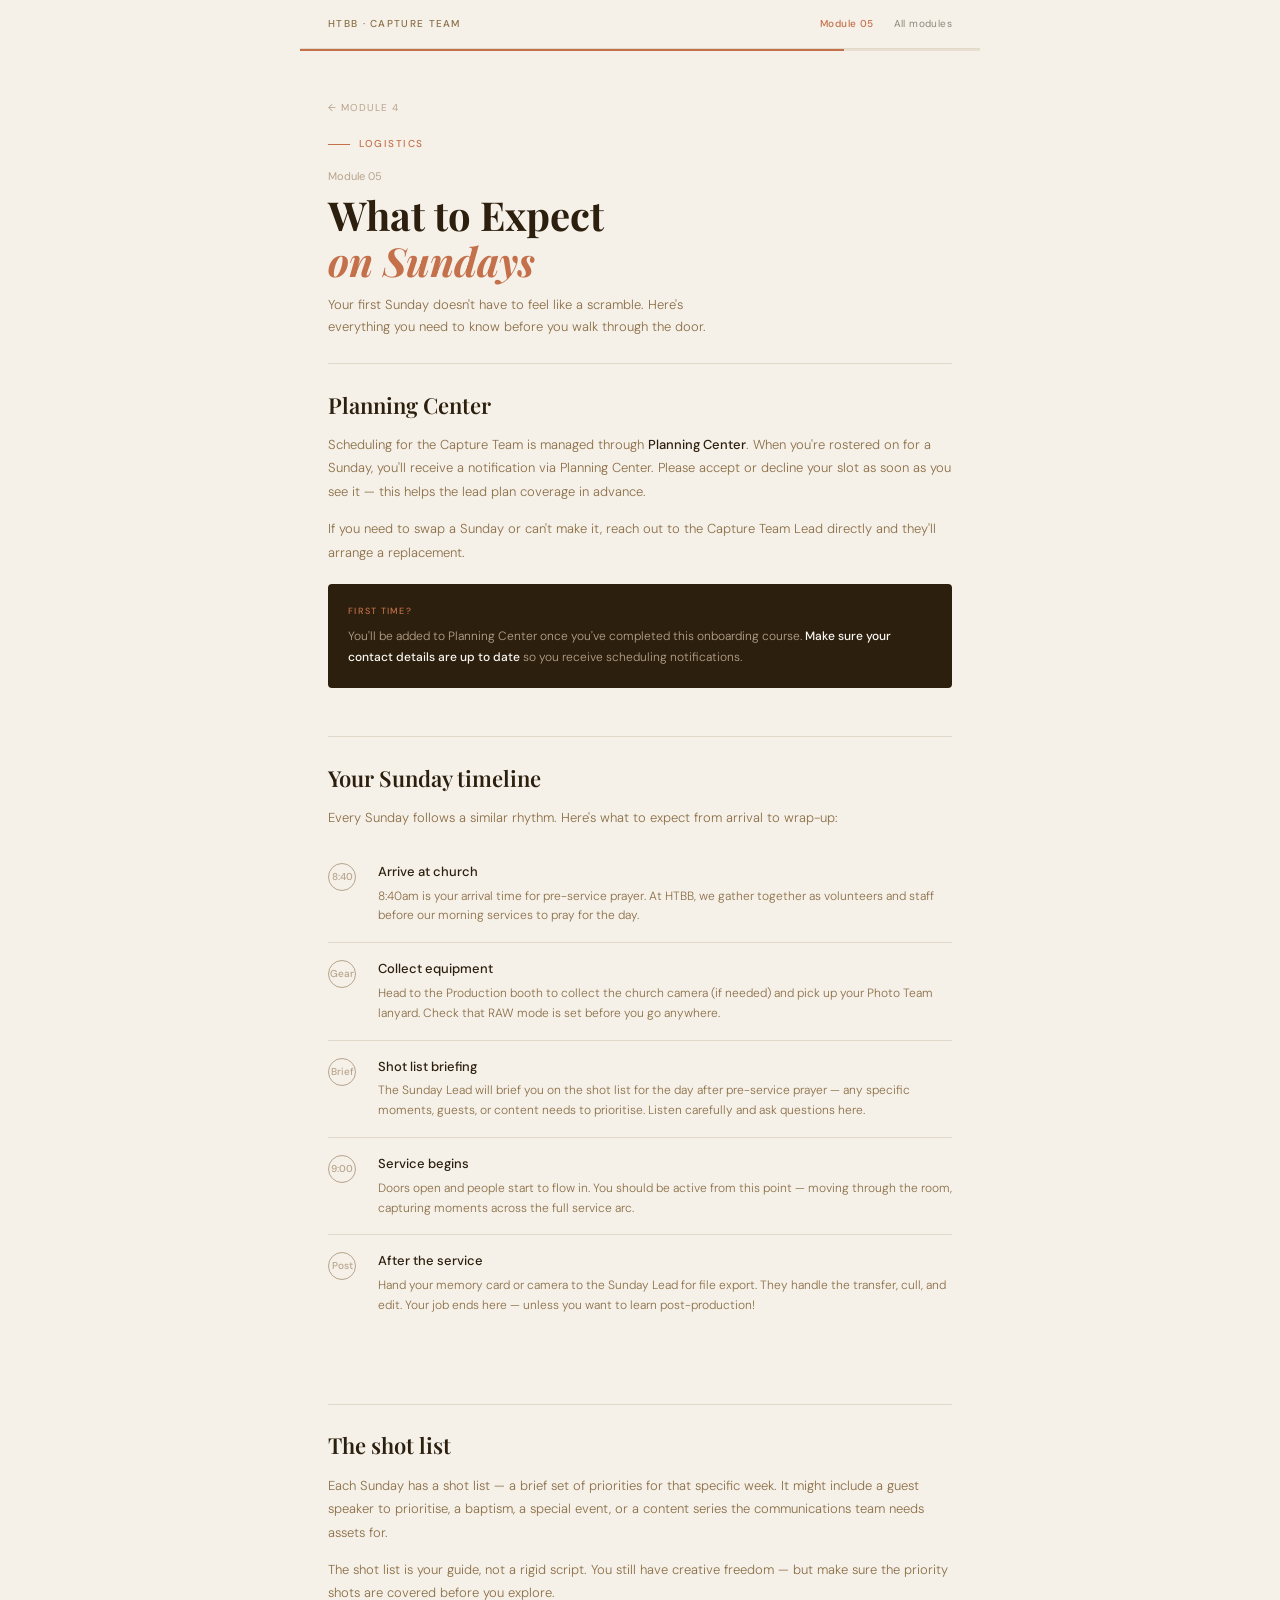
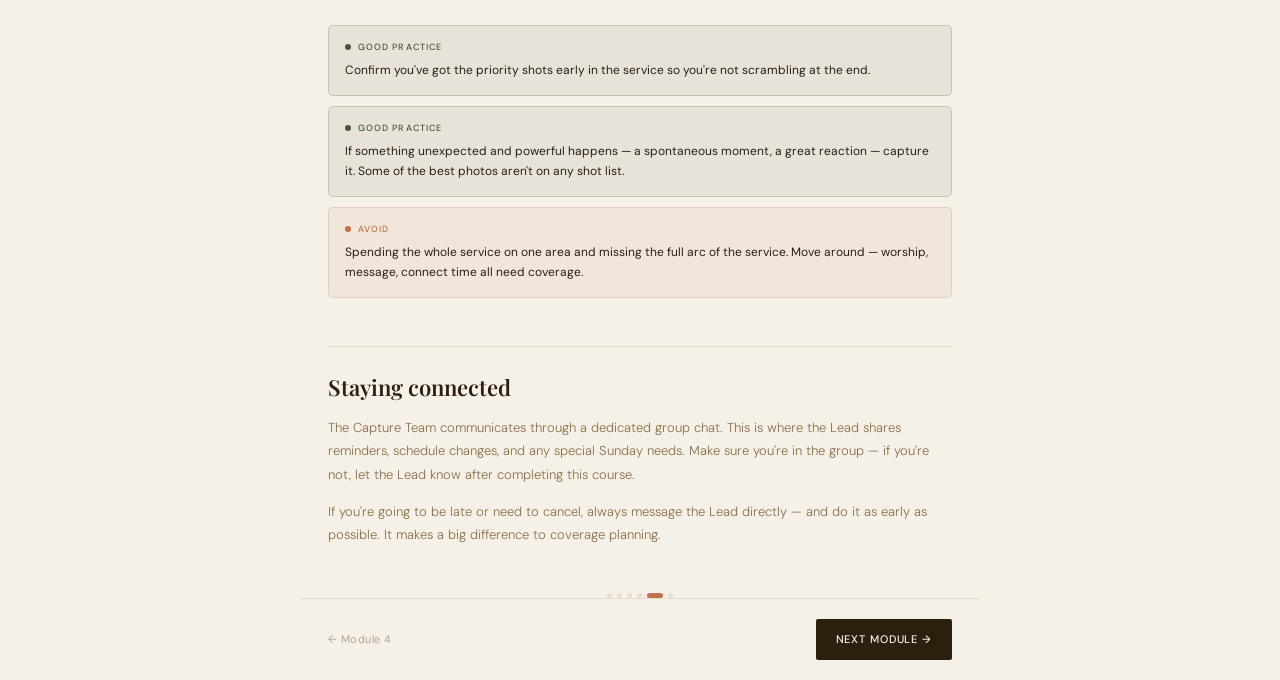
<file: CT_06_Module5.html>
<!DOCTYPE html>
<html lang="en">
<head>
  <meta charset="UTF-8" />
  <meta name="viewport" content="width=device-width, initial-scale=1.0" />
  <title>Module 5 — What to Expect on Sundays · HTBB Capture Team</title>
  <link rel="stylesheet" href="style.css" />
</head>
<body>

  <nav class="site-nav">
    <span class="nav-logo">HTBB · Capture Team</span>
    <div class="nav-links">
      <span class="nav-module">Module 05</span>
      <a href="CT_01_Homepage.html">All modules</a>
    </div>
  </nav>
  <div class="progress-bar"><div class="progress-fill" style="width:80%"></div></div>

  <!-- HEADER -->
  <div class="hero" style="padding-bottom:24px">
    <a href="CT_05_Module4.html" style="display:inline-flex;align-items:center;gap:6px;font-size:10px;letter-spacing:0.1em;text-transform:uppercase;color:var(--warm-mid);margin-bottom:20px;">← Module 4</a>
    <div class="eyebrow">
      <span class="eyebrow-line"></span>
      <span class="eyebrow-text">Logistics</span>
    </div>
    <div style="font-size:11px;color:var(--warm-mid);margin-bottom:6px;">Module 05</div>
    <h1>What to Expect<br><em>on Sundays</em></h1>
    <p style="font-size:13px;line-height:1.75;color:var(--warm-brown);font-weight:300;max-width:400px;margin-top:10px;">Your first Sunday doesn't have to feel like a scramble. Here's everything you need to know before you walk through the door.</p>
  </div>

  <div class="rule"></div>

  <!-- SECTION: PLANNING CENTER -->
  <div class="section-content">
    <h2>Planning Center</h2>
    <p>Scheduling for the Capture Team is managed through <strong>Planning Center</strong>. When you're rostered on for a Sunday, you'll receive a notification via Planning Center. Please accept or decline your slot as soon as you see it — this helps the lead plan coverage in advance.</p>
    <p>If you need to swap a Sunday or can't make it, reach out to the Capture Team Lead directly and they'll arrange a replacement.</p>

    <div class="callout">
      <div class="callout-label">First time?</div>
      <p>You'll be added to Planning Center once you've completed this onboarding course. <strong>Make sure your contact details are up to date</strong> so you receive scheduling notifications.</p>
    </div>
  </div>

  <div class="rule"></div>

  <!-- SECTION: SUNDAY TIMELINE -->
  <div class="section-content">
    <h2>Your Sunday timeline</h2>
    <p>Every Sunday follows a similar rhythm. Here's what to expect from arrival to wrap-up:</p>

    <div class="step-list">
      <div class="step-item">
        <div class="step-num-circle" style="font-size:10px;font-family:var(--font-sans);font-weight:500;">8:40</div>
        <div>
          <div class="step-body-title">Arrive at church</div>
          <div class="step-body-desc">8:40am is your arrival time for pre-service prayer. At HTBB, we gather together as volunteers and staff before our morning services to pray for the day.</div>
        </div>
      </div>
      <div class="step-item">
        <div class="step-num-circle" style="font-size:10px;font-family:var(--font-sans);font-weight:500;">Gear</div>
        <div>
          <div class="step-body-title">Collect equipment</div>
          <div class="step-body-desc">Head to the Production booth to collect the church camera (if needed) and pick up your Photo Team lanyard. Check that RAW mode is set before you go anywhere.</div>
        </div>
      </div>
      <div class="step-item">
        <div class="step-num-circle" style="font-size:10px;font-family:var(--font-sans);font-weight:500;">Brief</div>
        <div>
          <div class="step-body-title">Shot list briefing</div>
          <div class="step-body-desc">The Sunday Lead will brief you on the shot list for the day after pre-service prayer — any specific moments, guests, or content needs to prioritise. Listen carefully and ask questions here.</div>
        </div>
      </div>
      <div class="step-item">
        <div class="step-num-circle" style="font-size:10px;font-family:var(--font-sans);font-weight:500;">9:00</div>
        <div>
          <div class="step-body-title">Service begins</div>
          <div class="step-body-desc">Doors open and people start to flow in. You should be active from this point — moving through the room, capturing moments across the full service arc.</div>
        </div>
      </div>
      <div class="step-item">
        <div class="step-num-circle" style="font-size:10px;font-family:var(--font-sans);font-weight:500;">Post</div>
        <div>
          <div class="step-body-title">After the service</div>
          <div class="step-body-desc">Hand your memory card or camera to the Sunday Lead for file export. They handle the transfer, cull, and edit. Your job ends here — unless you want to learn post-production!</div>
        </div>
      </div>
    </div>
  </div>


  <div class="rule" style="margin-top:28px"></div>

  <!-- SECTION: SHOT LIST -->
  <div class="section-content">
    <h2>The shot list</h2>
    <p>Each Sunday has a shot list — a brief set of priorities for that specific week. It might include a guest speaker to prioritise, a baptism, a special event, or a content series the communications team needs assets for.</p>
    <p>The shot list is your guide, not a rigid script. You still have creative freedom — but make sure the priority shots are covered before you explore.</p>

    <div class="dos-donts">
      <div class="card-do">
        <div class="card-label"><span class="dot-do"></span><span class="label-do">Good practice</span></div>
        <div class="card-body">Confirm you've got the priority shots early in the service so you're not scrambling at the end.</div>
      </div>
      <div class="card-do">
        <div class="card-label"><span class="dot-do"></span><span class="label-do">Good practice</span></div>
        <div class="card-body">If something unexpected and powerful happens — a spontaneous moment, a great reaction — capture it. Some of the best photos aren't on any shot list.</div>
      </div>
      <div class="card-dont">
        <div class="card-label"><span class="dot-dont"></span><span class="label-dont">Avoid</span></div>
        <div class="card-body">Spending the whole service on one area and missing the full arc of the service. Move around — worship, message, connect time all need coverage.</div>
      </div>
    </div>
  </div>

  <div class="rule"></div>

  <!-- SECTION: COMMUNICATION -->
  <div class="section-content">
    <h2>Staying connected</h2>
    <p>The Capture Team communicates through a dedicated group chat. This is where the Lead shares reminders, schedule changes, and any special Sunday needs. Make sure you're in the group — if you're not, let the Lead know after completing this course.</p>
    <p>If you're going to be late or need to cancel, always message the Lead directly — and do it as early as possible. It makes a big difference to coverage planning.</p>
  </div>

  <!-- DOTS + FOOTER -->
  <div class="dots-light mod-dots">
    <span class="mod-dot done"></span>
    <span class="mod-dot done"></span>
    <span class="mod-dot done"></span>
    <span class="mod-dot done"></span>
    <span class="mod-dot active"></span>
    <span class="mod-dot"></span>
  </div>

  <div class="mod-footer">
    <a class="btn-prev" href="CT_05_Module4.html">← Module 4</a>
    <a class="btn-next" href="CT_07_Module6.html" id="next-btn">Next module →</a>
  </div>

  <script src="script.js"></script>
  <script>
    document.addEventListener('DOMContentLoaded', () => {
      updateDots(5);
      document.getElementById('next-btn').addEventListener('click', (e) => {
        e.preventDefault(); markComplete(5); window.location.href='CT_07_Module6.html';
      });
    });
  </script>
</body>
</html>
</file>
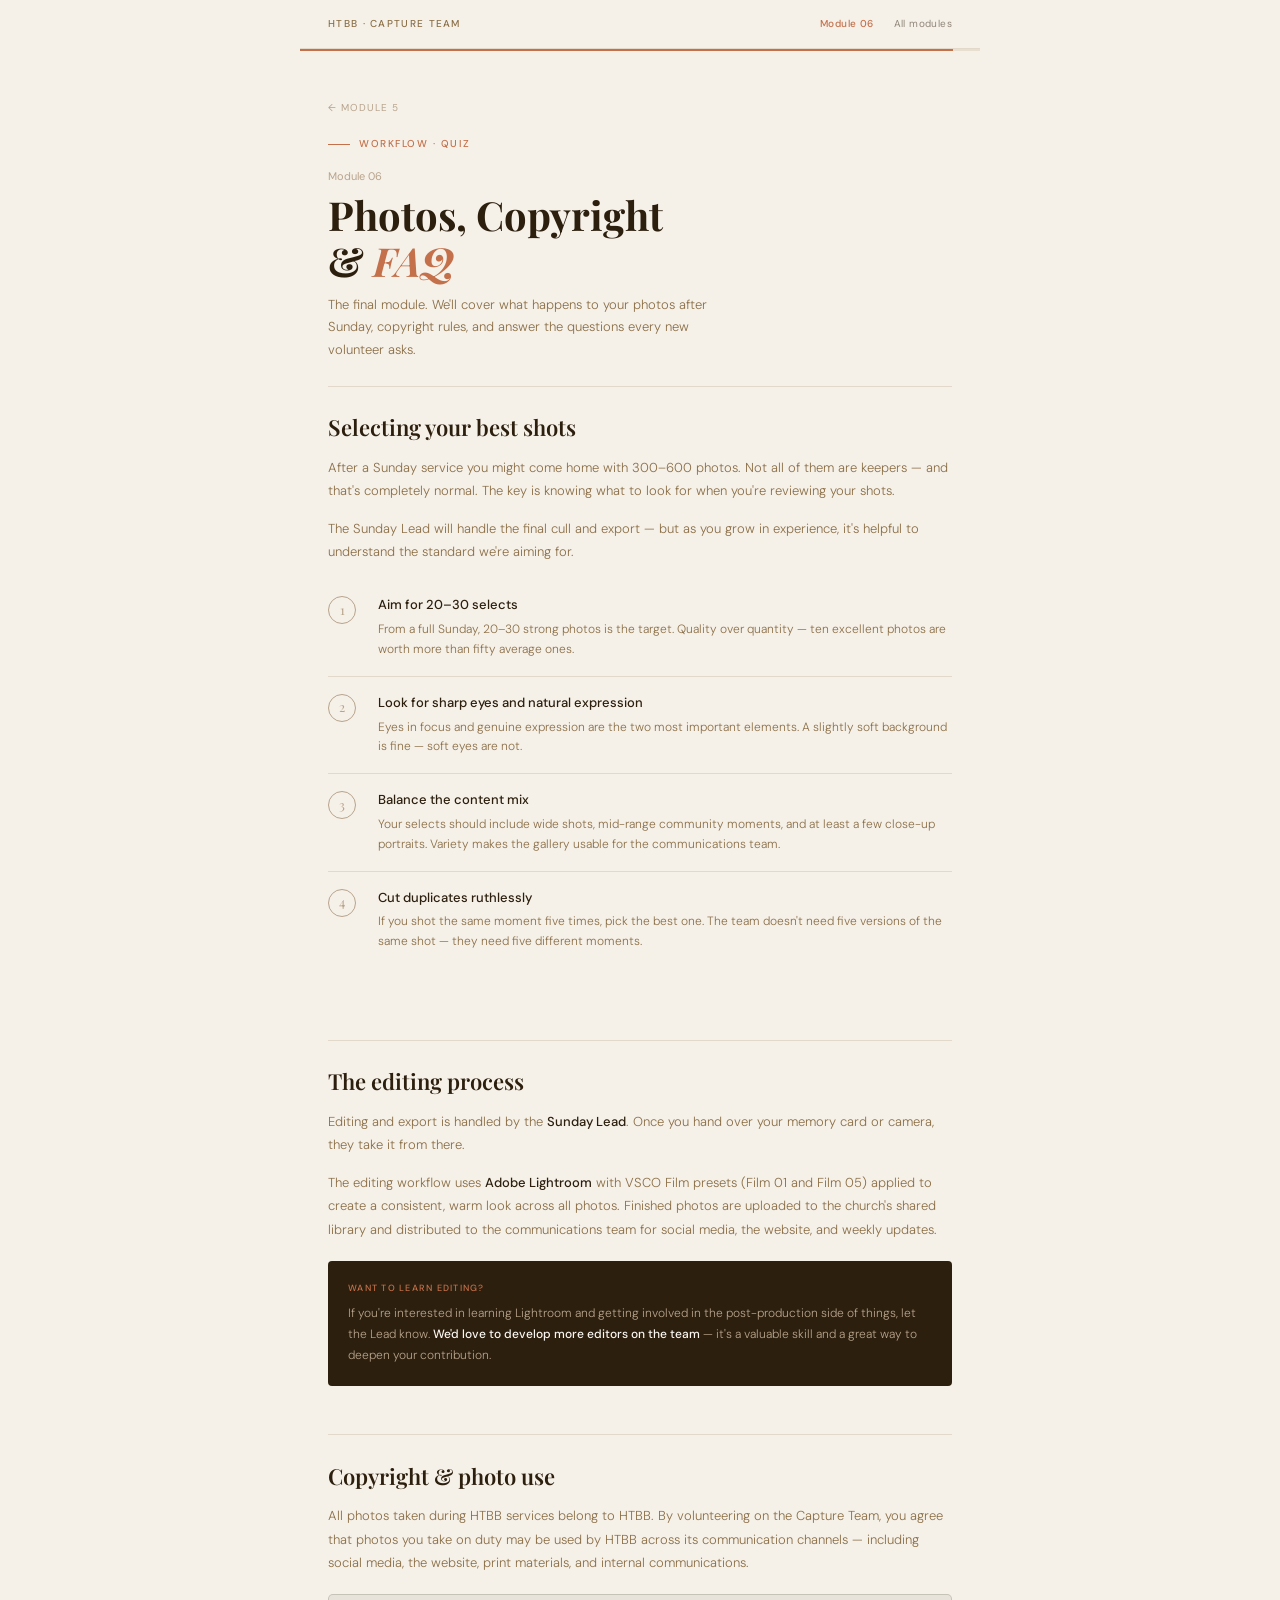
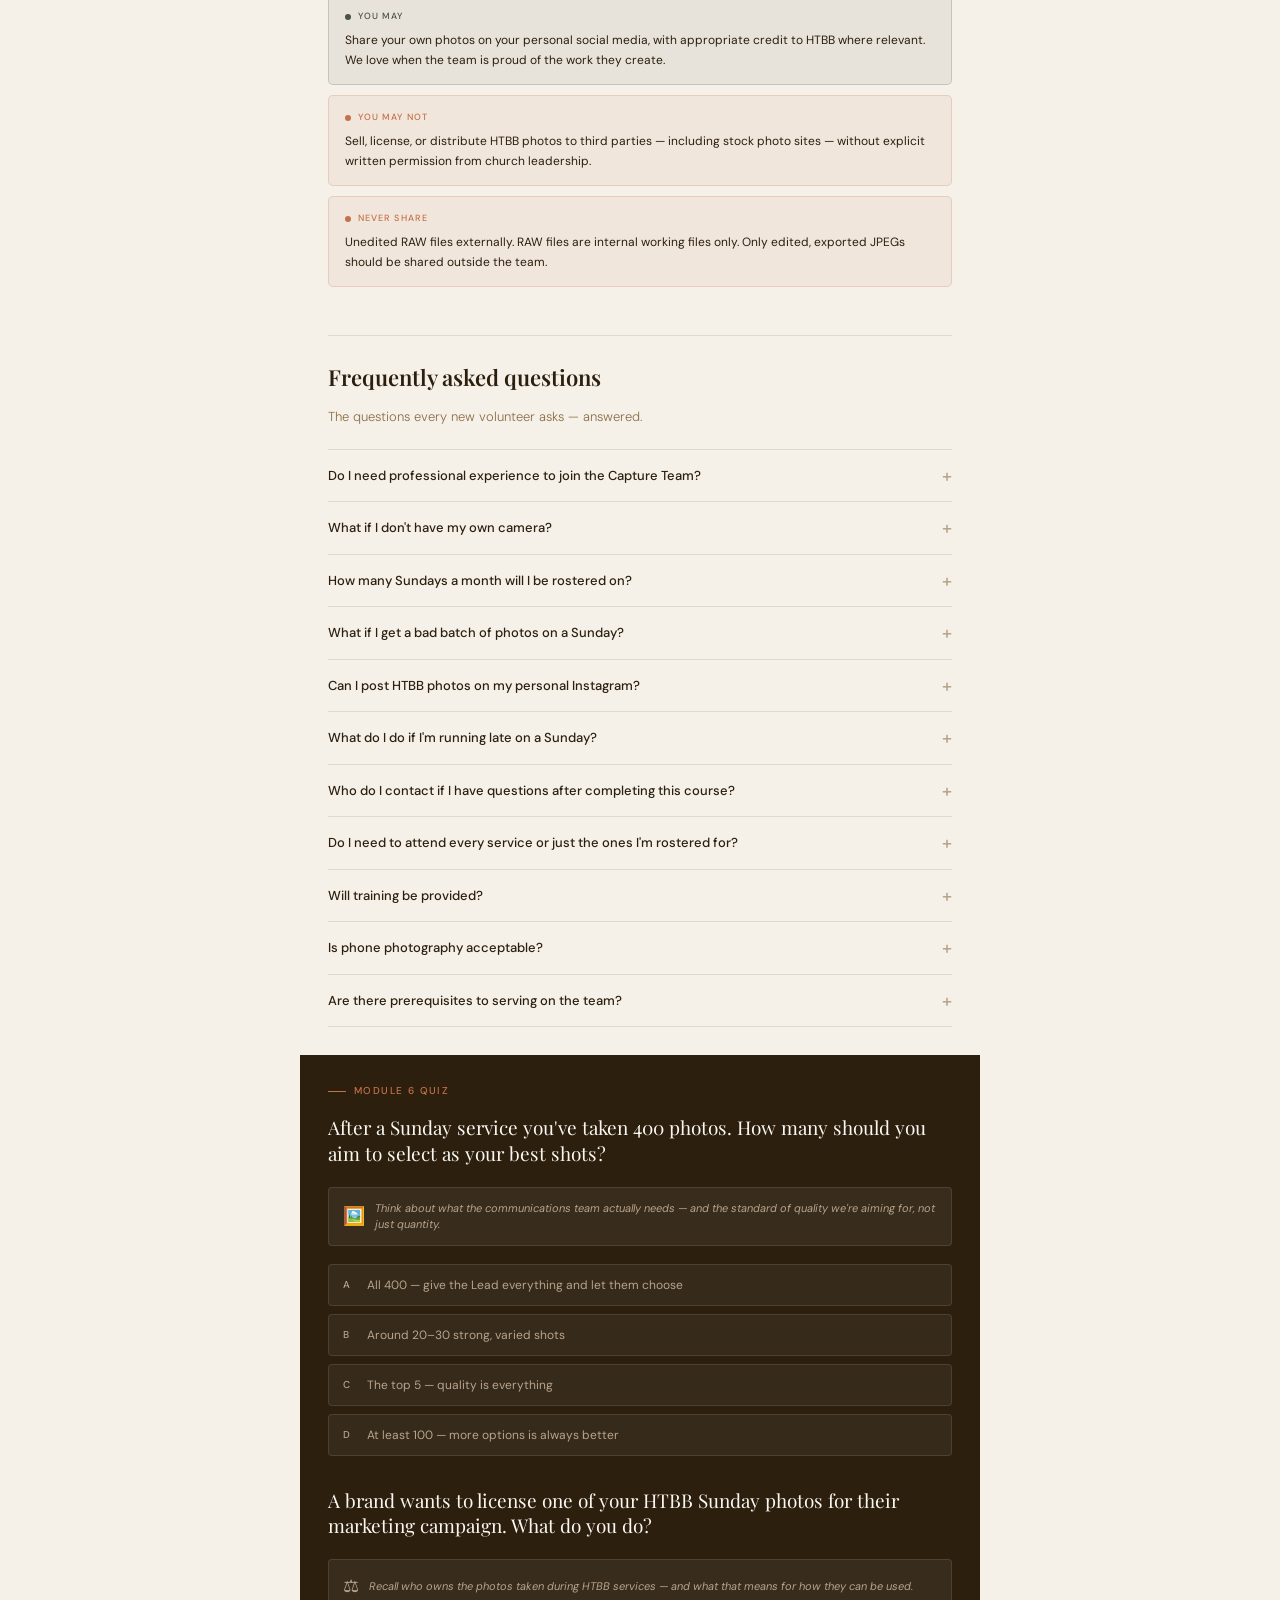
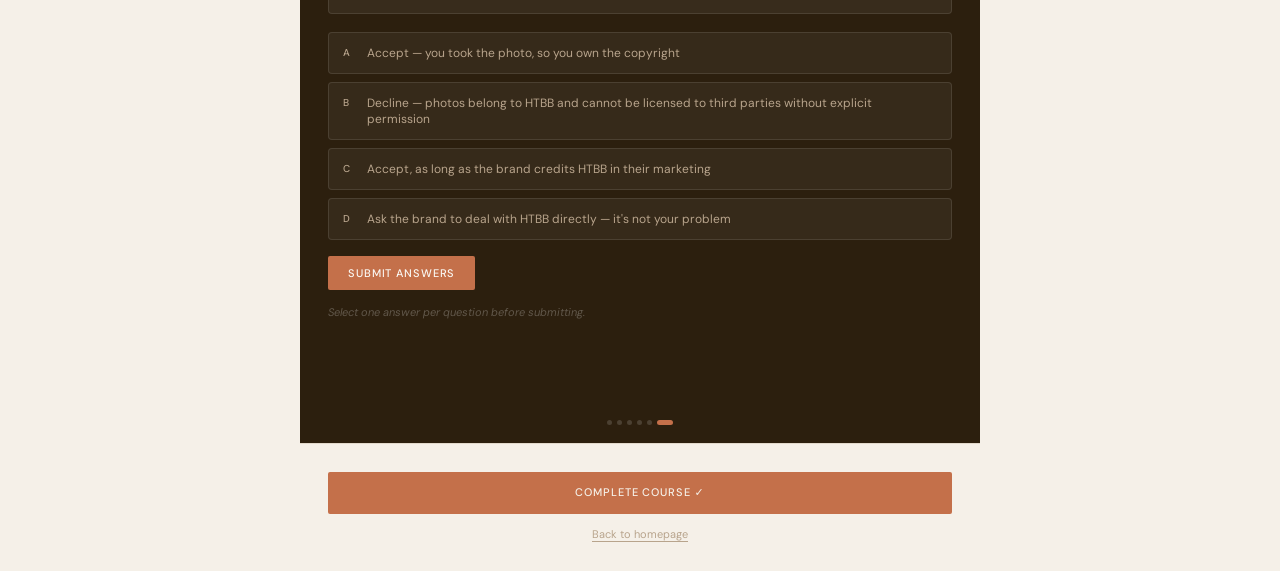
<file: CT_07_Module6.html>
<!DOCTYPE html>
<html lang="en">
<head>
  <meta charset="UTF-8" />
  <meta name="viewport" content="width=device-width, initial-scale=1.0" />
  <title>Module 6 — Photos, Copyright &amp; FAQ · HTBB Capture Team</title>
  <link rel="stylesheet" href="style.css" />
</head>
<body>

  <nav class="site-nav">
    <span class="nav-logo">HTBB · Capture Team</span>
    <div class="nav-links">
      <span class="nav-module">Module 06</span>
      <a href="CT_01_Homepage.html">All modules</a>
    </div>
  </nav>
  <div class="progress-bar"><div class="progress-fill" style="width:96%"></div></div>

  <!-- HEADER -->
  <div class="hero" style="padding-bottom:24px">
    <a href="CT_06_Module5.html" style="display:inline-flex;align-items:center;gap:6px;font-size:10px;letter-spacing:0.1em;text-transform:uppercase;color:var(--warm-mid);margin-bottom:20px;">← Module 5</a>
    <div class="eyebrow">
      <span class="eyebrow-line"></span>
      <span class="eyebrow-text">Workflow · Quiz</span>
    </div>
    <div style="font-size:11px;color:var(--warm-mid);margin-bottom:6px;">Module 06</div>
    <h1>Photos, Copyright<br>&amp; <em>FAQ</em></h1>
    <p style="font-size:13px;line-height:1.75;color:var(--warm-brown);font-weight:300;max-width:400px;margin-top:10px;">The final module. We'll cover what happens to your photos after Sunday, copyright rules, and answer the questions every new volunteer asks.</p>
  </div>

  <div class="rule"></div>

  <!-- SECTION: SELECTING PHOTOS -->
  <div class="section-content">
    <h2>Selecting your best shots</h2>
    <p>After a Sunday service you might come home with 300–600 photos. Not all of them are keepers — and that's completely normal. The key is knowing what to look for when you're reviewing your shots.</p>
    <p>The Sunday Lead will handle the final cull and export — but as you grow in experience, it's helpful to understand the standard we're aiming for.</p>

    <div class="step-list">
      <div class="step-item">
        <div class="step-num-circle">1</div>
        <div>
          <div class="step-body-title">Aim for 20–30 selects</div>
          <div class="step-body-desc">From a full Sunday, 20–30 strong photos is the target. Quality over quantity — ten excellent photos are worth more than fifty average ones.</div>
        </div>
      </div>
      <div class="step-item">
        <div class="step-num-circle">2</div>
        <div>
          <div class="step-body-title">Look for sharp eyes and natural expression</div>
          <div class="step-body-desc">Eyes in focus and genuine expression are the two most important elements. A slightly soft background is fine — soft eyes are not.</div>
        </div>
      </div>
      <div class="step-item">
        <div class="step-num-circle">3</div>
        <div>
          <div class="step-body-title">Balance the content mix</div>
          <div class="step-body-desc">Your selects should include wide shots, mid-range community moments, and at least a few close-up portraits. Variety makes the gallery usable for the communications team.</div>
        </div>
      </div>
      <div class="step-item">
        <div class="step-num-circle">4</div>
        <div>
          <div class="step-body-title">Cut duplicates ruthlessly</div>
          <div class="step-body-desc">If you shot the same moment five times, pick the best one. The team doesn't need five versions of the same shot — they need five different moments.</div>
        </div>
      </div>
    </div>
  </div>


  <div class="rule" style="margin-top:28px"></div>

  <!-- SECTION: THE EDITING PROCESS -->
  <div class="section-content">
    <h2>The editing process</h2>
    <p>Editing and export is handled by the <strong>Sunday Lead</strong>. Once you hand over your memory card or camera, they take it from there.</p>
    <p>The editing workflow uses <strong>Adobe Lightroom</strong> with VSCO Film presets (Film 01 and Film 05) applied to create a consistent, warm look across all photos. Finished photos are uploaded to the church's shared library and distributed to the communications team for social media, the website, and weekly updates.</p>

    <div class="callout">
      <div class="callout-label">Want to learn editing?</div>
      <p>If you're interested in learning Lightroom and getting involved in the post-production side of things, let the Lead know. <strong>We'd love to develop more editors on the team</strong> — it's a valuable skill and a great way to deepen your contribution.</p>
    </div>
  </div>

  <div class="rule"></div>

  <!-- SECTION: COPYRIGHT -->
  <div class="section-content">
    <h2>Copyright &amp; photo use</h2>
    <p>All photos taken during HTBB services belong to HTBB. By volunteering on the Capture Team, you agree that photos you take on duty may be used by HTBB across its communication channels — including social media, the website, print materials, and internal communications.</p>

    <div class="dos-donts">
      <div class="card-do">
        <div class="card-label"><span class="dot-do"></span><span class="label-do">You may</span></div>
        <div class="card-body">Share your own photos on your personal social media, with appropriate credit to HTBB where relevant. We love when the team is proud of the work they create.</div>
      </div>
      <div class="card-dont">
        <div class="card-label"><span class="dot-dont"></span><span class="label-dont">You may not</span></div>
        <div class="card-body">Sell, license, or distribute HTBB photos to third parties — including stock photo sites — without explicit written permission from church leadership.</div>
      </div>
      <div class="card-dont">
        <div class="card-label"><span class="dot-dont"></span><span class="label-dont">Never share</span></div>
        <div class="card-body">Unedited RAW files externally. RAW files are internal working files only. Only edited, exported JPEGs should be shared outside the team.</div>
      </div>
    </div>
  </div>

  <div class="rule"></div>

  <!-- SECTION: FAQ -->
  <div class="section-content">
    <h2>Frequently asked questions</h2>
    <p style="margin-bottom:20px">The questions every new volunteer asks — answered.</p>

    <style>
      details.faq-item { border-bottom: 0.5px solid var(--rule); }
      details.faq-item:first-of-type { border-top: 0.5px solid var(--rule); }
      details.faq-item summary {
        display: flex;
        justify-content: space-between;
        align-items: center;
        gap: 14px;
        padding: 16px 0;
        cursor: pointer;
        list-style: none;
        font-size: 13px;
        font-weight: 500;
        color: var(--dark-brown);
        line-height: 1.5;
      }
      details.faq-item summary::-webkit-details-marker { display: none; }
      details.faq-item summary::after {
        content: '+';
        font-size: 18px;
        color: var(--warm-mid);
        flex-shrink: 0;
        transition: transform 0.2s;
        line-height: 1;
      }
      details.faq-item[open] summary::after {
        transform: rotate(45deg);
      }
      details.faq-item .faq-answer {
        font-size: 12px;
        line-height: 1.75;
        color: var(--warm-brown);
        font-weight: 300;
        padding-bottom: 16px;
      }
    </style>

    <details class="faq-item">
      <summary>Do I need professional experience to join the Capture Team?</summary>
      <div class="faq-answer">No. We welcome photographers at all levels — from beginners to professionals. What matters most is a willing heart, a desire to serve, and a willingness to learn. The team will support you as you grow.</div>
    </details>
    <details class="faq-item">
      <summary>What if I don't have my own camera?</summary>
      <div class="faq-answer">No problem — the church provides a Sony Alpha Mark II for volunteers to use. Collect it from the Production booth before the service and return it to the same place after.</div>
    </details>
    <details class="faq-item">
      <summary>How many Sundays a month will I be rostered on?</summary>
      <div class="faq-answer">This depends on the size of the team and your availability. Typically, volunteers serve once or twice a month. The Lead will work with your schedule — just be upfront about your availability when you join.</div>
    </details>
    <details class="faq-item">
      <summary>What if I get a bad batch of photos on a Sunday?</summary>
      <div class="faq-answer">It happens to everyone. Don't stress about it — talk to the Lead, review what happened together, and use it as a learning moment. The team is here to help you grow, not to judge the output of any single Sunday.</div>
    </details>
    <details class="faq-item">
      <summary>Can I post HTBB photos on my personal Instagram?</summary>
      <div class="faq-answer">Yes — you're welcome to share your own photos on your personal accounts. We'd love to see them. Just make sure the photos have been through the editing process first (no raw unedited files) and tag @HTBBChurch where appropriate.</div>
    </details>
    <details class="faq-item">
      <summary>What do I do if I'm running late on a Sunday?</summary>
      <div class="faq-answer">Message the Sunday Lead as early as possible. Don't just show up late without warning — the team plans coverage based on how many photographers are present, and an early heads-up makes a big difference.</div>
    </details>
    <details class="faq-item">
      <summary>Who do I contact if I have questions after completing this course?</summary>
      <div class="faq-answer">Reach out to the Capture Team Lead directly — they're your first point of contact for anything. You can also post in the team group chat. We're a friendly bunch, so never feel like a question is too small to ask.</div>
    </details>
    <details class="faq-item">
      <summary>Do I need to attend every service or just the ones I'm rostered for?</summary>
      <div class="faq-answer">You only need to be on duty for the Sundays you're rostered on. You're absolutely welcome to attend other services as a regular congregation member — just leave the camera at home on those days.</div>
    </details>
    <details class="faq-item">
      <summary>Will training be provided?</summary>
      <div class="faq-answer">Yes — training will be provided. There are also opportunities to connect with the team through photo-based socials. You won't be thrown in the deep end.</div>
    </details>
    <details class="faq-item">
      <summary>Is phone photography acceptable?</summary>
      <div class="faq-answer">Not at the moment. We require all photos to be taken with a professional camera — either the church-provided Sony A7 II or your own professional gear.</div>
    </details>
    <details class="faq-item">
      <summary>Are there prerequisites to serving on the team?</summary>
      <div class="faq-answer">None at all. All you need is a passion to serve and a willingness to learn. Everyone is welcome.</div>
    </details>

  </div>

  <!-- QUIZ -->
  <div class="quiz-block" id="quiz-6">
    <div class="quiz-eyebrow">
      <span class="quiz-ey-line"></span>
      <span class="quiz-ey-text">Module 6 Quiz</span>
    </div>

    <!-- Q1 -->
    <div style="margin-bottom:32px;">
      <div class="quiz-question">After a Sunday service you've taken 400 photos. How many should you aim to select as your best shots?</div>
      <div class="quiz-img-ref">
        <span class="quiz-img-ref-icon">🖼️</span>
        <span class="quiz-img-ref-text">Think about what the communications team actually needs — and the standard of quality we're aiming for, not just quantity.</span>
      </div>
      <div class="quiz-options" id="q6-1-opts">
        <button class="quiz-opt"><span class="opt-letter">A</span><span>All 400 — give the Lead everything and let them choose</span></button>
        <button class="quiz-opt"><span class="opt-letter">B</span><span>Around 20–30 strong, varied shots</span></button>
        <button class="quiz-opt"><span class="opt-letter">C</span><span>The top 5 — quality is everything</span></button>
        <button class="quiz-opt"><span class="opt-letter">D</span><span>At least 100 — more options is always better</span></button>
      </div>
      <div class="quiz-feedback" id="q6-1-fb"></div>
    </div>

    <!-- Q2 -->
    <div>
      <div class="quiz-question">A brand wants to license one of your HTBB Sunday photos for their marketing campaign. What do you do?</div>
      <div class="quiz-img-ref">
        <span class="quiz-img-ref-icon">⚖️</span>
        <span class="quiz-img-ref-text">Recall who owns the photos taken during HTBB services — and what that means for how they can be used.</span>
      </div>
      <div class="quiz-options" id="q6-2-opts">
        <button class="quiz-opt"><span class="opt-letter">A</span><span>Accept — you took the photo, so you own the copyright</span></button>
        <button class="quiz-opt"><span class="opt-letter">B</span><span>Decline — photos belong to HTBB and cannot be licensed to third parties without explicit permission</span></button>
        <button class="quiz-opt"><span class="opt-letter">C</span><span>Accept, as long as the brand credits HTBB in their marketing</span></button>
        <button class="quiz-opt"><span class="opt-letter">D</span><span>Ask the brand to deal with HTBB directly — it's not your problem</span></button>
      </div>
      <div class="quiz-feedback" id="q6-2-fb"></div>
    </div>

    <div class="quiz-submit-row">
      <button class="quiz-submit-btn" id="q6-submit">Submit answers</button>
    </div>
    <p class="quiz-hint">Select one answer per question before submitting.</p>
  </div>

  <!-- COMPLETION BLOCK -->
  <div style="background:var(--dark-brown);padding:28px;text-align:center;" id="completion-block" style="display:none">
  </div>

  <!-- DOTS + FOOTER -->
  <div class="mod-dots" style="background:var(--dark-brown);padding-bottom:18px;">
    <span class="mod-dot done"></span>
    <span class="mod-dot done"></span>
    <span class="mod-dot done"></span>
    <span class="mod-dot done"></span>
    <span class="mod-dot done"></span>
    <span class="mod-dot active"></span>
  </div>

  <div class="mod-footer" style="flex-direction:column;align-items:center;gap:12px;padding:28px;">
    <a class="btn-next btn-next-complete" href="CT_01_Homepage.html" id="finish-btn" style="width:100%;justify-content:center;">
      Complete Course ✓
    </a>
    <a href="CT_01_Homepage.html" style="font-size:11px;color:var(--warm-mid);text-underline-offset:3px;text-decoration:underline;">Back to homepage</a>
  </div>

  <script src="script.js"></script>
  <script>
    document.addEventListener('DOMContentLoaded', () => {
      updateDots(6);

      // FAQ accordion
      document.querySelectorAll('.faq-q').forEach(btn => {
        btn.addEventListener('click', () => {
          const item = btn.closest('.faq-item');
          const isOpen = item.classList.contains('open');
          document.querySelectorAll('.faq-item').forEach(i => i.classList.remove('open'));
          if (!isOpen) item.classList.add('open');
        });
      });

      const q1opts = document.querySelectorAll('#q6-1-opts .quiz-opt');
      const q2opts = document.querySelectorAll('#q6-2-opts .quiz-opt');
      let sel1 = null, sel2 = null;

      q1opts.forEach((o,i) => o.addEventListener('click', () => { q1opts.forEach(x=>x.classList.remove('selected')); o.classList.add('selected'); sel1=i; }));
      q2opts.forEach((o,i) => o.addEventListener('click', () => { q2opts.forEach(x=>x.classList.remove('selected')); o.classList.add('selected'); sel2=i; }));

      document.getElementById('q6-submit').addEventListener('click', () => {
        if (sel1===null || sel2===null) { alert('Please answer both questions first.'); return; }

        // Q1: correct = B (index 1)
        q1opts.forEach((o,i) => {
          o.disabled=true; o.style.cursor='default';
          if (i===1) o.classList.add('correct');
          else if (i===sel1 && sel1!==1) o.classList.add('wrong');
          o.classList.remove('selected');
        });
        const fb1 = document.getElementById('q6-1-fb');
        fb1.style.display='block';
        if (sel1===1) { fb1.className='quiz-feedback correct-fb'; fb1.textContent='Correct. 20–30 well-chosen, varied photos is the standard. The communications team needs quality and variety — not volume. Your cull is part of your craft.'; }
        else { fb1.className='quiz-feedback wrong-fb'; fb1.textContent='The correct answer is B — 20 to 30 strong, varied shots. Sending 400 unedited photos creates unnecessary work for the Lead, and 5 isn\'t enough variety for the team\'s needs. A thoughtful cull is part of the job.'; }

        // Q2: correct = B (index 1)
        q2opts.forEach((o,i) => {
          o.disabled=true; o.style.cursor='default';
          if (i===1) o.classList.add('correct');
          else if (i===sel2 && sel2!==1) o.classList.add('wrong');
          o.classList.remove('selected');
        });
        const fb2 = document.getElementById('q6-2-fb');
        fb2.style.display='block';
        if (sel2===1) { fb2.className='quiz-feedback correct-fb'; fb2.textContent='Well done. All photos taken during HTBB services belong to the church. You are not free to license them to third parties — even with credit. Refer any such requests to church leadership.'; }
        else { fb2.className='quiz-feedback wrong-fb'; fb2.textContent='The correct answer is B — decline. Even though you took the photo, it belongs to HTBB. It cannot be licensed to third parties without written permission from church leadership, regardless of credit or attribution.'; }

        document.getElementById('q6-submit').style.display='none';
      });

      document.getElementById('finish-btn').addEventListener('click', (e) => {
        e.preventDefault(); markComplete(6); window.location.href='CT_08_Complete.html';
      });
    });
  </script>
</body>
</html>
</file>
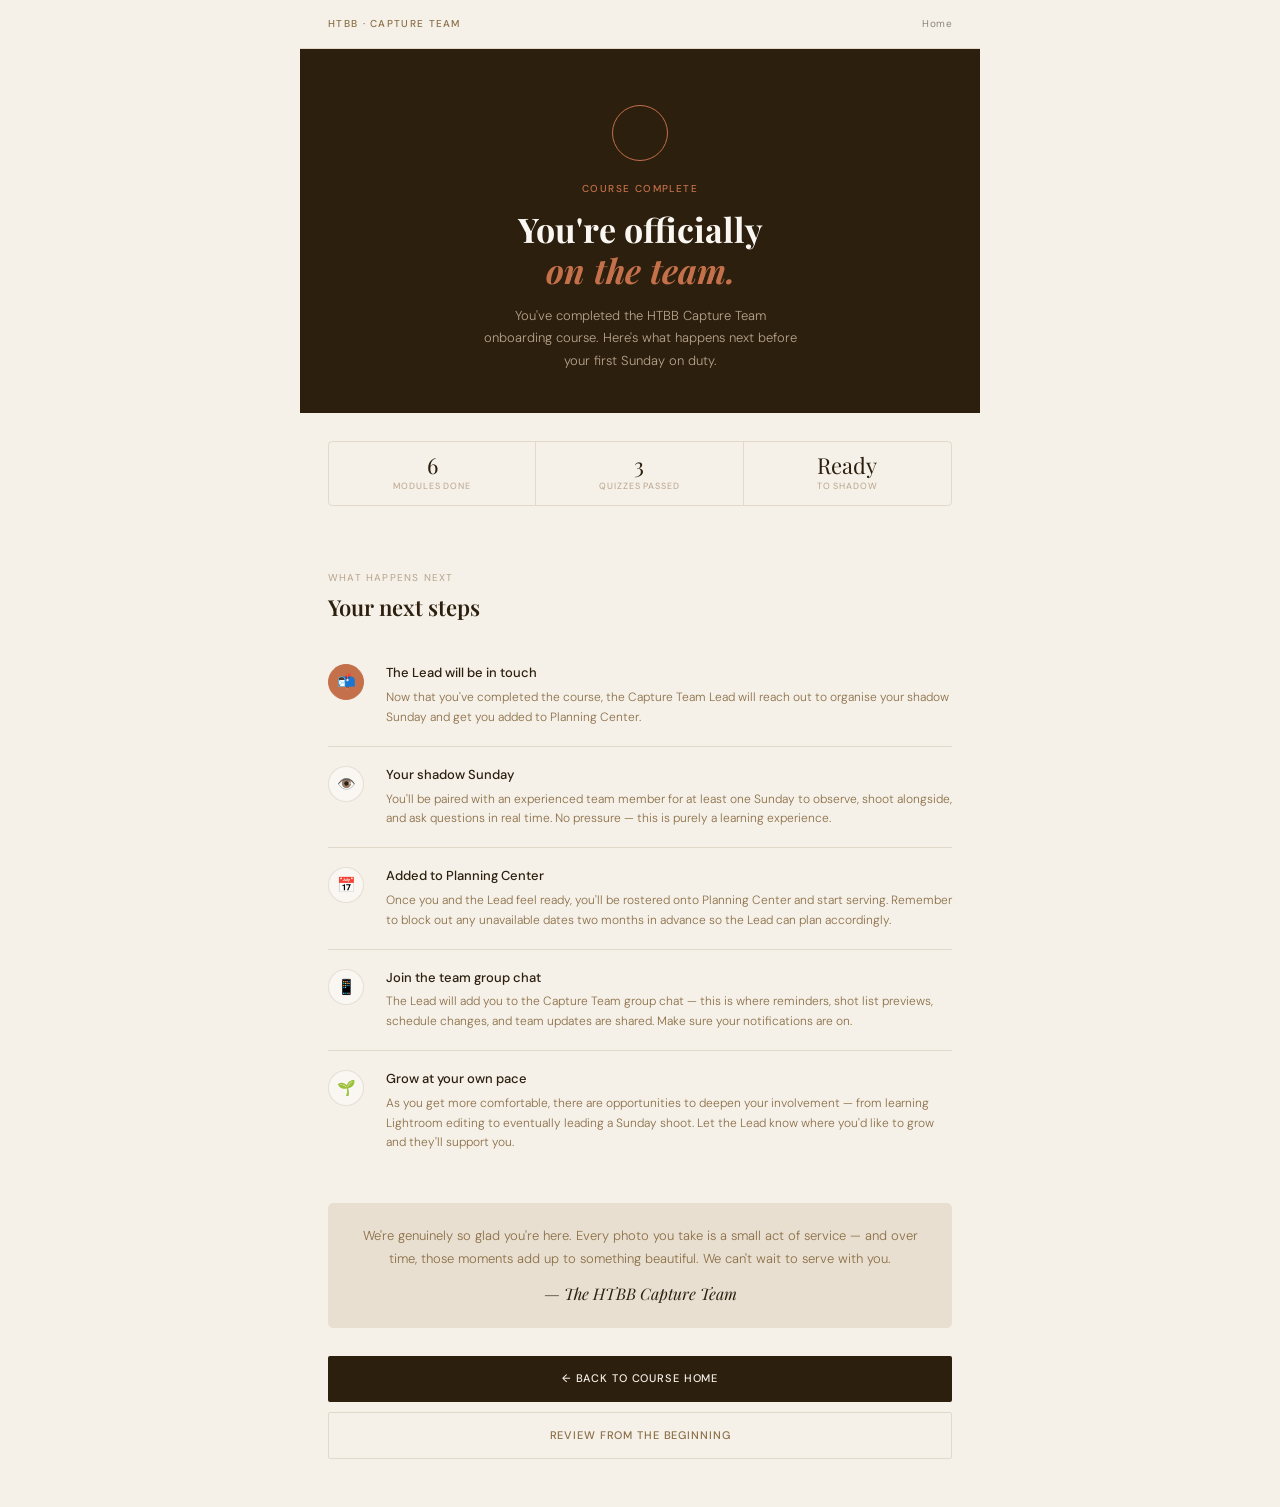
<file: CT_08_Complete.html>
<!DOCTYPE html>
<html lang="en">
<head>
  <meta charset="UTF-8" />
  <meta name="viewport" content="width=device-width, initial-scale=1.0" />
  <title>You're in — HTBB Capture Team</title>
  <link rel="stylesheet" href="style.css" />
  <style>
    .complete-hero {
      background: var(--dark-brown);
      padding: 56px 28px 40px;
      text-align: center;
    }
    .complete-mark {
      width: 56px;
      height: 56px;
      border-radius: 50%;
      border: 1.5px solid var(--terracotta);
      display: flex;
      align-items: center;
      justify-content: center;
      margin: 0 auto 20px;
      font-size: 22px;
    }
    .complete-eyebrow {
      font-size: 10px;
      letter-spacing: 0.14em;
      text-transform: uppercase;
      color: var(--terracotta);
      font-weight: 500;
      margin-bottom: 12px;
    }
    .complete-hero h1 {
      font-family: var(--font-serif);
      font-size: 34px;
      line-height: 1.2;
      color: var(--off-white);
      margin-bottom: 14px;
    }
    .complete-hero h1 em {
      color: var(--terracotta);
      font-style: italic;
    }
    .complete-hero p {
      font-size: 13px;
      line-height: 1.75;
      color: var(--warm-mid);
      font-weight: 300;
      max-width: 320px;
      margin: 0 auto;
    }
    .next-steps {
      padding: 32px 28px;
    }
    .next-step-card {
      display: grid;
      grid-template-columns: 44px 1fr;
      gap: 14px;
      align-items: start;
      padding: 18px 0;
      border-bottom: 0.5px solid var(--rule);
    }
    .next-step-card:last-child { border-bottom: none; }
    .step-icon {
      width: 36px;
      height: 36px;
      border-radius: 50%;
      background: var(--off-white);
      border: 0.5px solid var(--rule);
      display: flex;
      align-items: center;
      justify-content: center;
      font-size: 15px;
      flex-shrink: 0;
      margin-top: 1px;
    }
    .step-icon.active-icon {
      background: var(--terracotta);
      border-color: var(--terracotta);
    }
    .ns-title {
      font-size: 13px;
      font-weight: 500;
      color: var(--dark-brown);
      margin-bottom: 4px;
    }
    .ns-desc {
      font-size: 12px;
      line-height: 1.65;
      color: var(--warm-brown);
      font-weight: 300;
    }
    .closing-note {
      background: var(--sand);
      margin: 0 28px;
      border-radius: 5px;
      padding: 22px;
      text-align: center;
    }
    .closing-note p {
      font-size: 13px;
      line-height: 1.75;
      color: var(--warm-brown);
      font-weight: 300;
      margin-bottom: 10px;
    }
    .closing-sig {
      font-family: var(--font-serif);
      font-size: 16px;
      color: var(--dark-brown);
      font-style: italic;
    }
    .action-row {
      padding: 28px;
      display: flex;
      flex-direction: column;
      gap: 10px;
    }
    .btn-full {
      display: flex;
      align-items: center;
      justify-content: center;
      gap: 8px;
      background: var(--dark-brown);
      color: var(--cream);
      font-size: 11px;
      font-weight: 500;
      letter-spacing: 0.08em;
      text-transform: uppercase;
      padding: 14px 24px;
      border-radius: 2px;
      text-decoration: none;
      transition: opacity 0.15s;
    }
    .btn-full:hover { opacity: 0.85; }
    .btn-full-outline {
      background: transparent;
      border: 0.5px solid var(--rule);
      color: var(--warm-brown);
    }
    .modules-summary {
      display: grid;
      grid-template-columns: 1fr 1fr 1fr;
      gap: 0;
      border: 0.5px solid var(--rule);
      border-radius: 4px;
      overflow: hidden;
      margin: 0 28px 32px;
    }
    .ms-cell {
      padding: 12px 10px;
      border-right: 0.5px solid var(--rule);
      text-align: center;
    }
    .ms-cell:last-child { border-right: none; }
    .ms-num {
      font-family: var(--font-serif);
      font-size: 22px;
      color: var(--dark-brown);
      line-height: 1;
    }
    .ms-label {
      font-size: 9px;
      text-transform: uppercase;
      letter-spacing: 0.1em;
      color: var(--warm-mid);
      margin-top: 3px;
    }
  </style>
</head>
<body>

  <nav class="site-nav">
    <span class="nav-logo">HTBB · Capture Team</span>
    <div class="nav-links">
      <a href="CT_01_Homepage.html">Home</a>
    </div>
  </nav>

  <!-- HERO -->
  <div class="complete-hero">
    <div class="complete-mark">✓</div>
    <div class="complete-eyebrow">Course complete</div>
    <h1>You're officially<br><em>on the team.</em></h1>
    <p>You've completed the HTBB Capture Team onboarding course. Here's what happens next before your first Sunday on duty.</p>
  </div>

  <!-- STATS SUMMARY -->
  <div class="modules-summary" style="margin-top:28px;">
    <div class="ms-cell">
      <div class="ms-num">6</div>
      <div class="ms-label">Modules done</div>
    </div>
    <div class="ms-cell">
      <div class="ms-num">3</div>
      <div class="ms-label">Quizzes passed</div>
    </div>
    <div class="ms-cell">
      <div class="ms-num">Ready</div>
      <div class="ms-label">To shadow</div>
    </div>
  </div>

  <!-- NEXT STEPS -->
  <div class="next-steps">
    <div style="font-size:10px;letter-spacing:0.12em;text-transform:uppercase;color:var(--warm-mid);margin-bottom:4px;">What happens next</div>
    <h2 style="font-family:var(--font-serif);font-size:22px;font-weight:600;color:var(--dark-brown);margin-bottom:20px;">Your next steps</h2>

    <div class="next-step-card">
      <div class="step-icon active-icon">📬</div>
      <div>
        <div class="ns-title">The Lead will be in touch</div>
        <div class="ns-desc">Now that you've completed the course, the Capture Team Lead will reach out to organise your shadow Sunday and get you added to Planning Center.</div>
      </div>
    </div>

    <div class="next-step-card">
      <div class="step-icon">👁️</div>
      <div>
        <div class="ns-title">Your shadow Sunday</div>
        <div class="ns-desc">You'll be paired with an experienced team member for at least one Sunday to observe, shoot alongside, and ask questions in real time. No pressure — this is purely a learning experience.</div>
      </div>
    </div>

    <div class="next-step-card">
      <div class="step-icon">📅</div>
      <div>
        <div class="ns-title">Added to Planning Center</div>
        <div class="ns-desc">Once you and the Lead feel ready, you'll be rostered onto Planning Center and start serving. Remember to block out any unavailable dates two months in advance so the Lead can plan accordingly.</div>
      </div>
    </div>

    <div class="next-step-card">
      <div class="step-icon">📱</div>
      <div>
        <div class="ns-title">Join the team group chat</div>
        <div class="ns-desc">The Lead will add you to the Capture Team group chat — this is where reminders, shot list previews, schedule changes, and team updates are shared. Make sure your notifications are on.</div>
      </div>
    </div>

    <div class="next-step-card">
      <div class="step-icon">🌱</div>
      <div>
        <div class="ns-title">Grow at your own pace</div>
        <div class="ns-desc">As you get more comfortable, there are opportunities to deepen your involvement — from learning Lightroom editing to eventually leading a Sunday shoot. Let the Lead know where you'd like to grow and they'll support you.</div>
      </div>
    </div>
  </div>

  <!-- CLOSING NOTE -->
  <div class="closing-note">
    <p>We're genuinely so glad you're here. Every photo you take is a small act of service — and over time, those moments add up to something beautiful. We can't wait to serve with you.</p>
    <div class="closing-sig">— The HTBB Capture Team</div>
  </div>

  <!-- ACTION BUTTONS -->
  <div class="action-row">
    <a class="btn-full" href="CT_01_Homepage.html">← Back to course home</a>
    <a class="btn-full btn-full-outline" href="CT_02_Module1.html">Review from the beginning</a>
  </div>

  <div style="height:20px"></div>

  <script src="script.js"></script>
  <script>
    document.addEventListener('DOMContentLoaded', () => {
      markComplete(6);
    });
  </script>
</body>
</html>
</file>
<file: style.css>
/* ============================================================
   HTBB Capture Team Onboarding — Shared Stylesheet
   Earthy Editorial Theme · 2026
   ============================================================ */

@import url('https://fonts.googleapis.com/css2?family=Playfair+Display:ital,wght@0,400;0,600;1,400&family=DM+Sans:wght@300;400;500&display=swap');

/* ── RESET ── */
*, *::before, *::after { margin: 0; padding: 0; box-sizing: border-box; }
img { max-width: 100%; display: block; }
a { text-decoration: none; }

/* ── TOKENS ── */
:root {
  --cream:       #F5F0E8;
  --sand:        #E8DFD0;
  --warm-mid:    #B8A48C;
  --warm-brown:  #8B6F47;
  --dark-brown:  #2C1F0E;
  --moss:        #4A5240;
  --terracotta:  #C4704A;
  --off-white:   #FAF7F2;
  --rule:        rgba(139,111,71,0.18);

  --font-serif:  'Playfair Display', Georgia, serif;
  --font-sans:   'DM Sans', system-ui, sans-serif;
}

/* ── BASE ── */
body {
  background: var(--cream);
  font-family: var(--font-sans);
  color: var(--dark-brown);
  font-size: 14px;
  line-height: 1.6;
  max-width: 680px;
  margin: 0 auto;
  min-height: 100vh;
}

/* ── NAV ── */
.site-nav {
  display: flex;
  justify-content: space-between;
  align-items: center;
  padding: 16px 28px;
  border-bottom: 0.5px solid var(--rule);
  background: var(--cream);
  position: sticky;
  top: 0;
  z-index: 100;
}
.nav-logo {
  font-size: 10px;
  font-weight: 500;
  letter-spacing: 0.13em;
  text-transform: uppercase;
  color: var(--warm-brown);
}
.nav-links {
  display: flex;
  gap: 20px;
  align-items: center;
}
.nav-links a {
  font-size: 10px;
  color: var(--dark-brown);
  opacity: 0.5;
  letter-spacing: 0.04em;
  transition: opacity 0.15s;
}
.nav-links a:hover { opacity: 1; }
.nav-module {
  font-size: 10px;
  font-weight: 500;
  color: var(--terracotta);
  letter-spacing: 0.04em;
}

/* ── PROGRESS BAR ── */
.progress-bar {
  height: 2px;
  background: var(--sand);
  width: 100%;
}
.progress-fill {
  height: 2px;
  background: var(--terracotta);
  transition: width 0.4s ease;
}

/* ── EYEBROW ── */
.eyebrow {
  display: flex;
  align-items: center;
  gap: 9px;
  margin-bottom: 16px;
}
.eyebrow-line {
  height: 0.5px;
  width: 22px;
  background: var(--terracotta);
  flex-shrink: 0;
}
.eyebrow-text {
  font-size: 10px;
  letter-spacing: 0.15em;
  text-transform: uppercase;
  color: var(--terracotta);
  font-weight: 500;
}

/* ── SECTION DIVIDER ── */
.divider {
  display: flex;
  align-items: center;
  gap: 14px;
  padding: 0 28px;
  margin: 32px 0 22px;
}
.div-line { flex: 1; height: 0.5px; background: var(--rule); }
.div-text {
  font-size: 10px;
  letter-spacing: 0.12em;
  text-transform: uppercase;
  color: var(--warm-mid);
}

/* ── RULE ── */
.rule { height: 0.5px; background: var(--rule); margin: 0 28px; }

/* ── TYPOGRAPHY ── */
.section-content { padding: 28px; }
.section-content h2 {
  font-family: var(--font-serif);
  font-size: 22px;
  font-weight: 600;
  color: var(--dark-brown);
  margin-bottom: 14px;
  line-height: 1.25;
}
.section-content p {
  font-size: 13px;
  line-height: 1.8;
  color: var(--warm-brown);
  font-weight: 300;
  margin-bottom: 14px;
}
.section-content p:last-child { margin-bottom: 0; }
.section-content strong { color: var(--dark-brown); font-weight: 500; }
.section-content ul {
  list-style: none;
  display: flex;
  flex-direction: column;
  gap: 8px;
  margin-bottom: 14px;
}
.section-content ul li {
  font-size: 13px;
  color: var(--warm-brown);
  font-weight: 300;
  line-height: 1.65;
  padding-left: 16px;
  position: relative;
}
.section-content ul li::before {
  content: '';
  position: absolute;
  left: 0;
  top: 9px;
  width: 5px;
  height: 0.5px;
  background: var(--terracotta);
}

/* ── CALLOUT ── */
.callout {
  background: var(--dark-brown);
  border-radius: 4px;
  padding: 20px;
  margin: 20px 0;
}
.callout p {
  color: var(--warm-mid);
  font-size: 12px;
  line-height: 1.75;
  margin-bottom: 0;
}
.callout strong { color: var(--off-white); font-weight: 500; }
.callout-label {
  font-size: 9px;
  letter-spacing: 0.14em;
  text-transform: uppercase;
  color: var(--terracotta);
  font-weight: 500;
  margin-bottom: 8px;
}

/* ── DO/DONT CARDS ── */
.dos-donts { display: flex; flex-direction: column; gap: 10px; margin: 20px 0; }
.card-do, .card-dont {
  border-radius: 5px;
  padding: 14px 16px;
}
.card-do {
  background: rgba(74,82,64,0.08);
  border: 0.5px solid rgba(74,82,64,0.22);
}
.card-dont {
  background: rgba(196,112,74,0.08);
  border: 0.5px solid rgba(196,112,74,0.22);
}
.card-label {
  display: flex;
  align-items: center;
  gap: 7px;
  margin-bottom: 7px;
}
.dot-do  { width: 6px; height: 6px; border-radius: 50%; background: var(--moss); flex-shrink: 0; }
.dot-dont{ width: 6px; height: 6px; border-radius: 50%; background: var(--terracotta); flex-shrink: 0; }
.label-do  { font-size: 9px; font-weight: 500; letter-spacing: 0.12em; text-transform: uppercase; color: var(--moss); }
.label-dont{ font-size: 9px; font-weight: 500; letter-spacing: 0.12em; text-transform: uppercase; color: var(--terracotta); }
.card-body { font-size: 12px; line-height: 1.65; color: var(--dark-brown); font-weight: 400; }

/* ── IMAGE PLACEHOLDER ── */
.img-placeholder {
  margin: 20px 0;
  border-radius: 5px;
  overflow: hidden;
  position: relative;
  background: var(--sand);
  display: flex;
  flex-direction: column;
  align-items: center;
  justify-content: center;
  gap: 8px;
}
.img-placeholder.tall  { height: 220px; }
.img-placeholder.short { height: 140px; }
.img-placeholder.wide  { height: 180px; }
.img-placeholder-bg {
  position: absolute;
  inset: 0;
  background: linear-gradient(130deg, var(--sand), var(--warm-mid));
  opacity: 0.45;
}
.img-placeholder-label {
  position: relative;
  font-size: 10px;
  letter-spacing: 0.1em;
  text-transform: uppercase;
  color: var(--warm-brown);
  opacity: 0.7;
  text-align: center;
  padding: 0 20px;
}
.img-placeholder-hint {
  position: relative;
  font-size: 10px;
  color: var(--warm-mid);
  opacity: 0.7;
  font-style: italic;
}
/* Actual image when added */
.img-placeholder img {
  position: absolute;
  inset: 0;
  width: 100%;
  height: 100%;
  object-fit: cover;
}

/* ── SPEC ROW (technical module) ── */
.spec-row {
  display: grid;
  grid-template-columns: 1fr 1fr;
  gap: 10px;
  margin: 20px 0;
}
.spec-card {
  background: var(--off-white);
  border: 0.5px solid var(--rule);
  border-radius: 5px;
  padding: 14px 16px;
}
.spec-label {
  font-size: 9px;
  font-weight: 500;
  letter-spacing: 0.12em;
  text-transform: uppercase;
  color: var(--warm-mid);
  margin-bottom: 5px;
}
.spec-value {
  font-family: var(--font-serif);
  font-size: 16px;
  color: var(--dark-brown);
  font-weight: 600;
}
.spec-note {
  font-size: 11px;
  color: var(--warm-brown);
  font-weight: 300;
  margin-top: 3px;
  line-height: 1.5;
}

/* ── STEP LIST ── */
.step-list { display: flex; flex-direction: column; gap: 0; margin: 16px 0; }
.step-item {
  display: grid;
  grid-template-columns: 36px 1fr;
  gap: 14px;
  padding: 16px 0;
  border-bottom: 0.5px solid var(--rule);
  align-items: start;
}
.step-item:last-child { border-bottom: none; }
.step-num-circle {
  width: 28px;
  height: 28px;
  border-radius: 50%;
  border: 0.5px solid var(--warm-mid);
  display: flex;
  align-items: center;
  justify-content: center;
  font-family: var(--font-serif);
  font-size: 13px;
  color: var(--warm-mid);
  flex-shrink: 0;
  margin-top: 1px;
}
.step-body-title {
  font-size: 13px;
  font-weight: 500;
  color: var(--dark-brown);
  margin-bottom: 4px;
}
.step-body-desc {
  font-size: 12px;
  line-height: 1.65;
  color: var(--warm-brown);
  font-weight: 300;
}

/* ── QUIZ ── */
.quiz-block {
  background: var(--dark-brown);
  padding: 28px;
}
.quiz-eyebrow {
  display: flex;
  align-items: center;
  gap: 8px;
  margin-bottom: 16px;
}
.quiz-ey-line { height: 0.5px; width: 18px; background: var(--terracotta); }
.quiz-ey-text {
  font-size: 10px;
  letter-spacing: 0.14em;
  text-transform: uppercase;
  color: var(--terracotta);
  font-weight: 500;
}
.quiz-question {
  font-family: var(--font-serif);
  font-size: 19px;
  color: var(--off-white);
  line-height: 1.35;
  margin-bottom: 20px;
}
.quiz-img-ref {
  border-radius: 4px;
  overflow: hidden;
  margin-bottom: 18px;
  background: rgba(255,255,255,0.06);
  border: 0.5px solid rgba(255,255,255,0.1);
  padding: 12px 14px;
  display: flex;
  align-items: center;
  gap: 10px;
}
.quiz-img-ref-icon {
  font-size: 18px;
  color: var(--warm-mid);
  flex-shrink: 0;
}
.quiz-img-ref-text {
  font-size: 11px;
  color: var(--warm-mid);
  font-style: italic;
  line-height: 1.5;
}
.quiz-options { display: flex; flex-direction: column; gap: 8px; }
.quiz-opt {
  background: rgba(255,255,255,0.05);
  border: 0.5px solid rgba(255,255,255,0.1);
  border-radius: 4px;
  padding: 12px 14px;
  font-size: 12px;
  color: var(--warm-mid);
  cursor: pointer;
  display: flex;
  align-items: flex-start;
  gap: 10px;
  transition: background 0.15s, border-color 0.15s;
  width: 100%;
  text-align: left;
  font-family: var(--font-sans);
}
.quiz-opt:hover { background: rgba(255,255,255,0.09); }
.quiz-opt.selected {
  background: rgba(196,112,74,0.18);
  border-color: var(--terracotta);
  color: var(--off-white);
}
.quiz-opt.correct {
  background: rgba(74,82,64,0.3);
  border-color: var(--moss);
  color: var(--off-white);
}
.quiz-opt.wrong {
  background: rgba(196,112,74,0.15);
  border-color: rgba(196,112,74,0.4);
  opacity: 0.6;
}
.opt-letter {
  font-size: 10px;
  font-weight: 500;
  color: var(--warm-mid);
  width: 14px;
  flex-shrink: 0;
  margin-top: 1px;
}
.quiz-opt.selected .opt-letter,
.quiz-opt.correct .opt-letter { color: var(--terracotta); }
.quiz-submit-row { margin-top: 16px; display: flex; align-items: center; gap: 14px; }
.quiz-submit-btn {
  background: var(--terracotta);
  color: var(--off-white);
  font-size: 11px;
  font-weight: 500;
  letter-spacing: 0.08em;
  text-transform: uppercase;
  padding: 10px 20px;
  border-radius: 2px;
  border: none;
  cursor: pointer;
  font-family: var(--font-sans);
  transition: opacity 0.15s;
}
.quiz-submit-btn:hover { opacity: 0.85; }
.quiz-feedback {
  display: none;
  margin-top: 14px;
  padding: 14px 16px;
  border-radius: 4px;
  font-size: 12px;
  line-height: 1.65;
}
.quiz-feedback.correct-fb {
  background: rgba(74,82,64,0.2);
  border: 0.5px solid var(--moss);
  color: var(--off-white);
}
.quiz-feedback.wrong-fb {
  background: rgba(196,112,74,0.15);
  border: 0.5px solid rgba(196,112,74,0.3);
  color: var(--warm-mid);
}
.quiz-hint {
  font-size: 11px;
  color: rgba(255,255,255,0.25);
  margin-top: 14px;
  font-style: italic;
  line-height: 1.5;
}

/* ── MODULE PROGRESS DOTS ── */
.mod-dots {
  display: flex;
  gap: 5px;
  justify-content: center;
  padding: 16px 0 14px;
}
.mod-dot {
  width: 5px; height: 5px;
  border-radius: 50%;
  background: rgba(255,255,255,0.15);
  transition: all 0.2s;
}
.mod-dot.done { background: var(--warm-mid); }
.mod-dot.active { background: var(--terracotta); width: 16px; border-radius: 3px; }
.dots-light { padding: 18px 0 0; }
.dots-light .mod-dot { background: var(--sand); }
.dots-light .mod-dot.done { background: var(--warm-mid); }
.dots-light .mod-dot.active { background: var(--terracotta); }

/* ── MODULE FOOTER ── */
.mod-footer {
  display: flex;
  justify-content: space-between;
  align-items: center;
  padding: 20px 28px;
  border-top: 0.5px solid var(--rule);
}
.btn-prev {
  font-size: 11px;
  color: var(--warm-mid);
  letter-spacing: 0.04em;
}
.btn-prev:hover { color: var(--dark-brown); }
.btn-next {
  display: inline-flex;
  align-items: center;
  gap: 9px;
  background: var(--dark-brown);
  color: var(--cream);
  font-size: 11px;
  font-weight: 500;
  letter-spacing: 0.08em;
  text-transform: uppercase;
  padding: 12px 20px;
  border-radius: 2px;
  transition: opacity 0.15s;
}
.btn-next:hover { opacity: 0.85; }
.btn-next-complete {
  background: var(--terracotta);
}

/* ── FAQ ACCORDION ── */
.faq-list { display: flex; flex-direction: column; gap: 0; }
.faq-item {
  border-bottom: 0.5px solid var(--rule);
}
.faq-q {
  display: flex;
  justify-content: space-between;
  align-items: start;
  gap: 14px;
  padding: 16px 0;
  cursor: pointer;
  background: none;
  border: none;
  width: 100%;
  text-align: left;
  font-family: var(--font-sans);
  color: var(--dark-brown);
}
.faq-q-text { font-size: 13px; font-weight: 500; line-height: 1.5; }
.faq-icon {
  font-size: 18px;
  color: var(--warm-mid);
  flex-shrink: 0;
  transition: transform 0.2s;
  margin-top: 1px;
  font-style: normal;
}
.faq-item.open .faq-icon { transform: rotate(45deg); }
.faq-a {
  display: none;
  font-size: 12px;
  line-height: 1.75;
  color: var(--warm-brown);
  font-weight: 300;
  padding-bottom: 16px;
}
.faq-item.open .faq-a { display: block; }

/* ── MODULE CARD (homepage) ── */
.module-card {
  display: grid;
  grid-template-columns: 44px 1fr auto;
  align-items: start;
  gap: 14px;
  padding: 20px 28px;
  border-bottom: 0.5px solid var(--rule);
  transition: background 0.12s;
  text-decoration: none;
  color: inherit;
}
.module-card:hover { background: rgba(196,112,74,0.04); }
.module-card:last-child { border-bottom: none; }
.mc-num {
  font-family: var(--font-serif);
  font-size: 20px;
  color: var(--warm-mid);
  margin-top: 2px;
}
.mc-tag {
  display: inline-block;
  font-size: 9px;
  letter-spacing: 0.1em;
  text-transform: uppercase;
  color: var(--moss);
  background: rgba(74,82,64,0.1);
  padding: 2px 7px;
  border-radius: 20px;
  margin-bottom: 5px;
}
.mc-tag-tc {
  color: var(--terracotta);
  background: rgba(196,112,74,0.1);
}
.mc-title { font-size: 13px; font-weight: 500; color: var(--dark-brown); margin-bottom: 3px; }
.mc-desc { font-size: 11px; color: var(--warm-brown); line-height: 1.5; font-weight: 300; }
.mc-arrow { color: var(--warm-mid); font-size: 16px; margin-top: 2px; opacity: 0.45; }

/* ── HERO (homepage) ── */
.hero { padding: 44px 28px 32px; }
.hero h1 {
  font-family: var(--font-serif);
  font-size: 40px;
  line-height: 1.15;
  color: var(--dark-brown);
  margin-bottom: 10px;
}
.hero h1 em { color: var(--terracotta); font-style: italic; }
.hero-sub {
  font-size: 13px;
  line-height: 1.7;
  color: var(--warm-brown);
  font-weight: 300;
  max-width: 360px;
  margin-bottom: 28px;
}
.stat-row { display: flex; gap: 28px; margin-bottom: 32px; }
.stat-num {
  font-family: var(--font-serif);
  font-size: 28px;
  color: var(--dark-brown);
  line-height: 1;
}
.stat-label {
  font-size: 10px;
  letter-spacing: 0.1em;
  text-transform: uppercase;
  color: var(--warm-mid);
  margin-top: 3px;
}
.cta-btn {
  display: inline-flex;
  align-items: center;
  gap: 10px;
  background: var(--dark-brown);
  color: var(--cream);
  font-size: 11px;
  font-weight: 500;
  letter-spacing: 0.09em;
  text-transform: uppercase;
  padding: 14px 24px;
  border-radius: 2px;
  transition: opacity 0.15s;
}
.cta-btn:hover { opacity: 0.85; }

/* ── WELCOME BLOCK ── */
.welcome-block {
  background: var(--dark-brown);
  margin: 0 28px;
  border-radius: 4px;
  padding: 24px;
}
.welcome-block p {
  font-size: 12px;
  line-height: 1.8;
  color: var(--warm-mid);
  font-weight: 300;
  margin-bottom: 12px;
}
.welcome-sig {
  font-family: var(--font-serif);
  font-size: 15px;
  color: var(--off-white);
  font-style: italic;
}

/* ── RESPONSIVE ── */
@media (max-width: 520px) {
  .hero h1 { font-size: 32px; }
  .spec-row { grid-template-columns: 1fr; }
  .stat-row { gap: 20px; }
}
</style>
</file>
